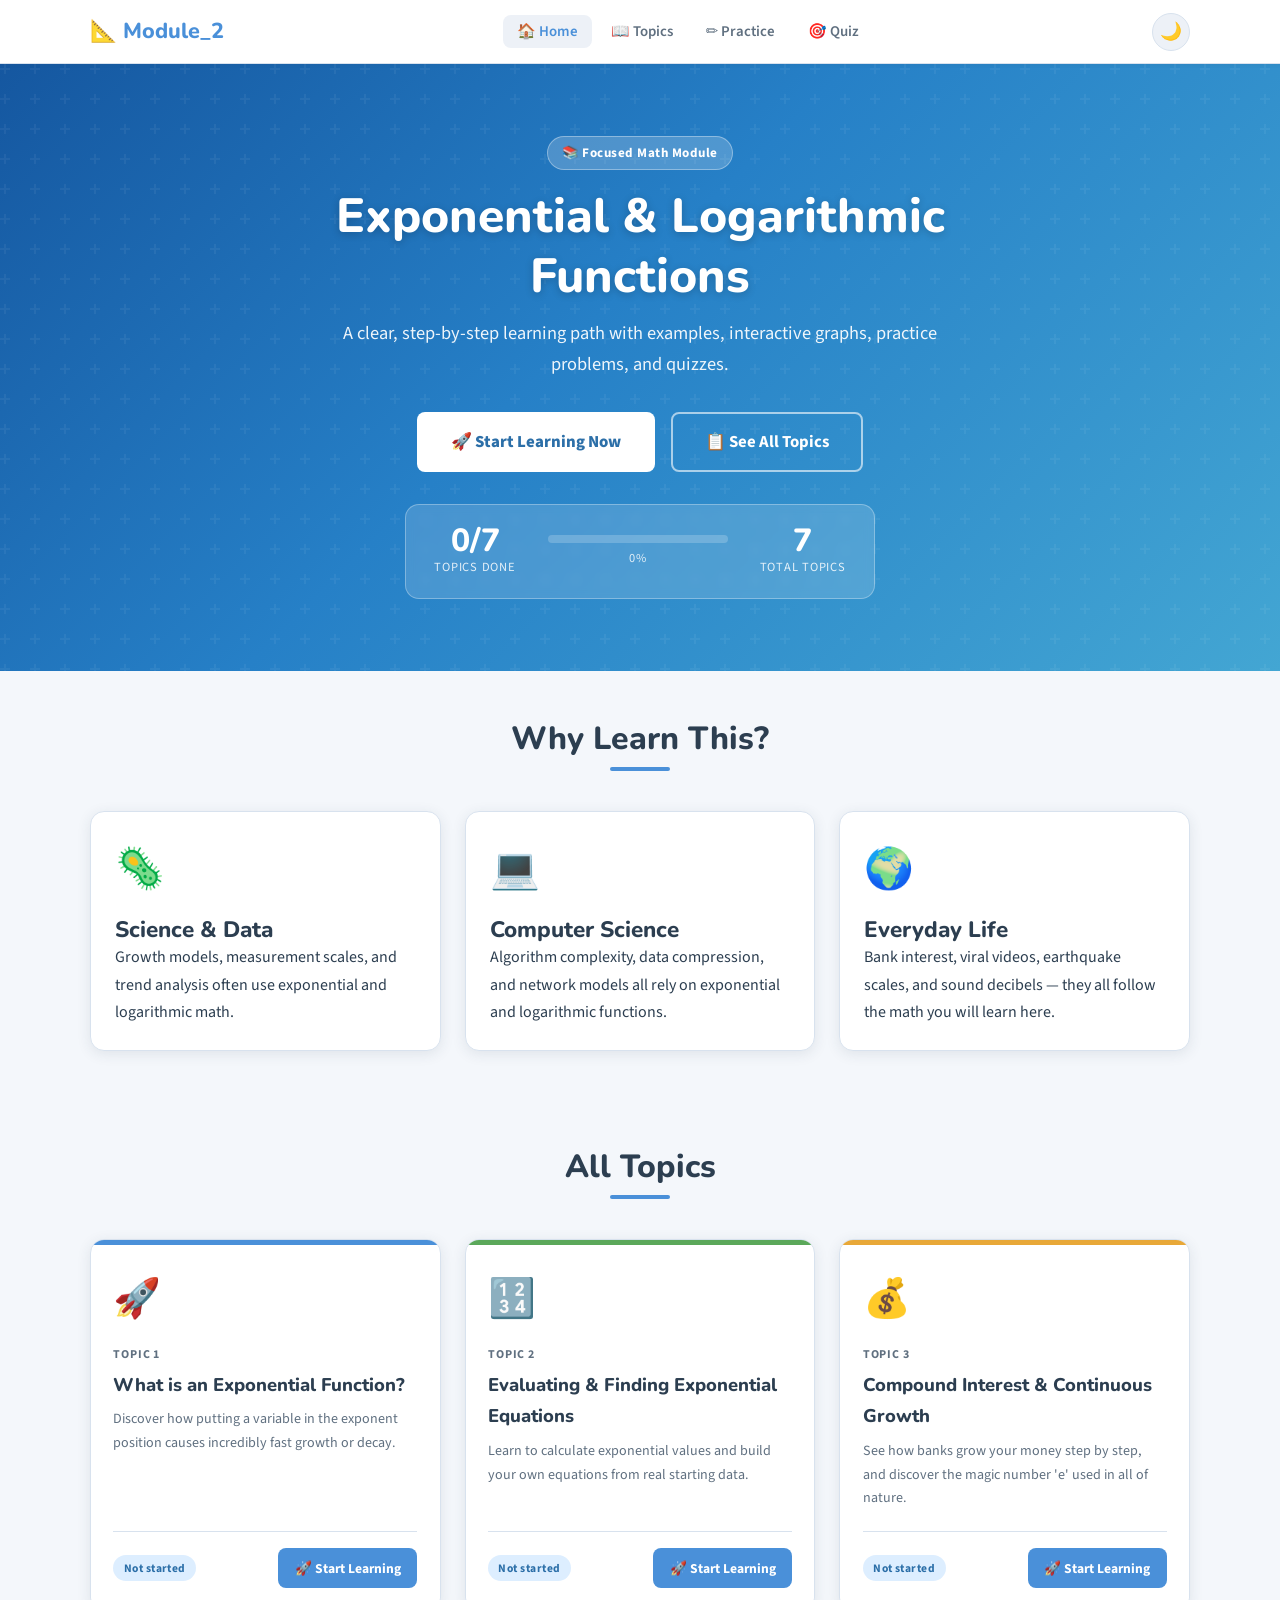
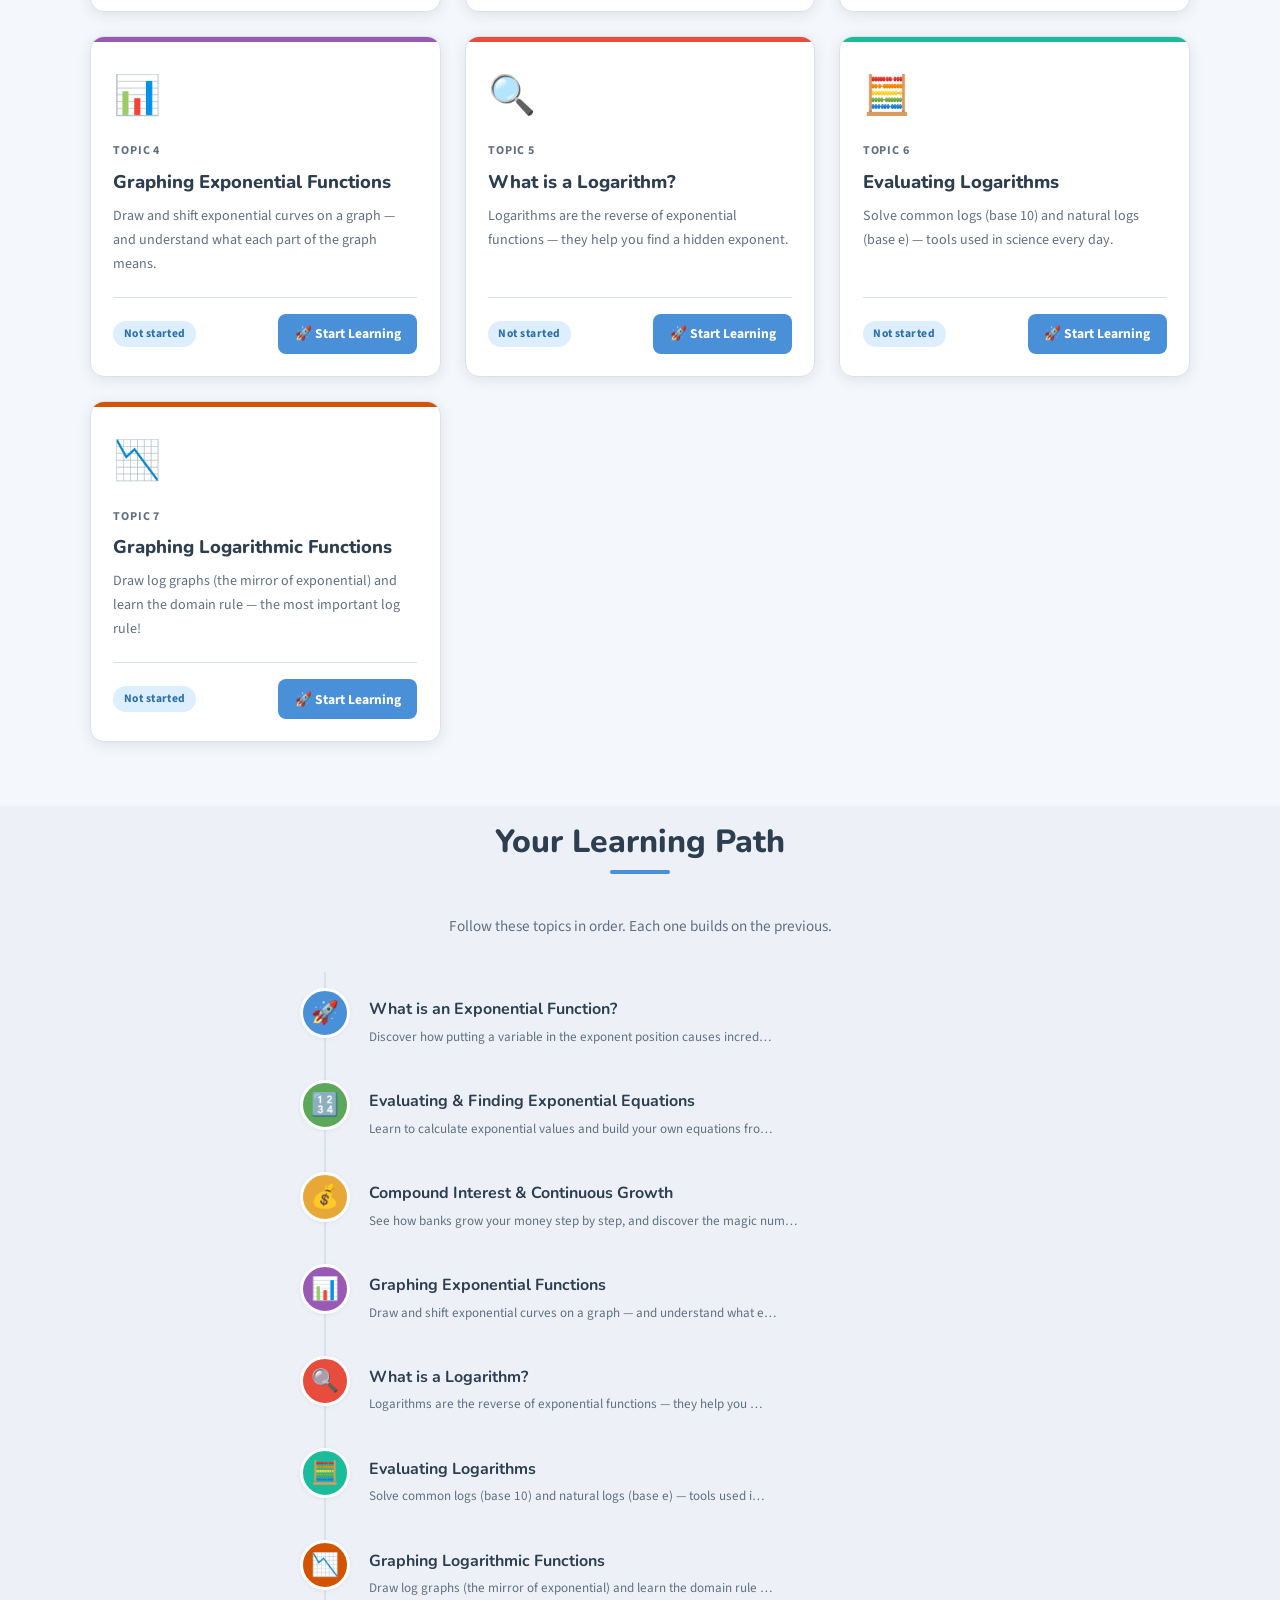
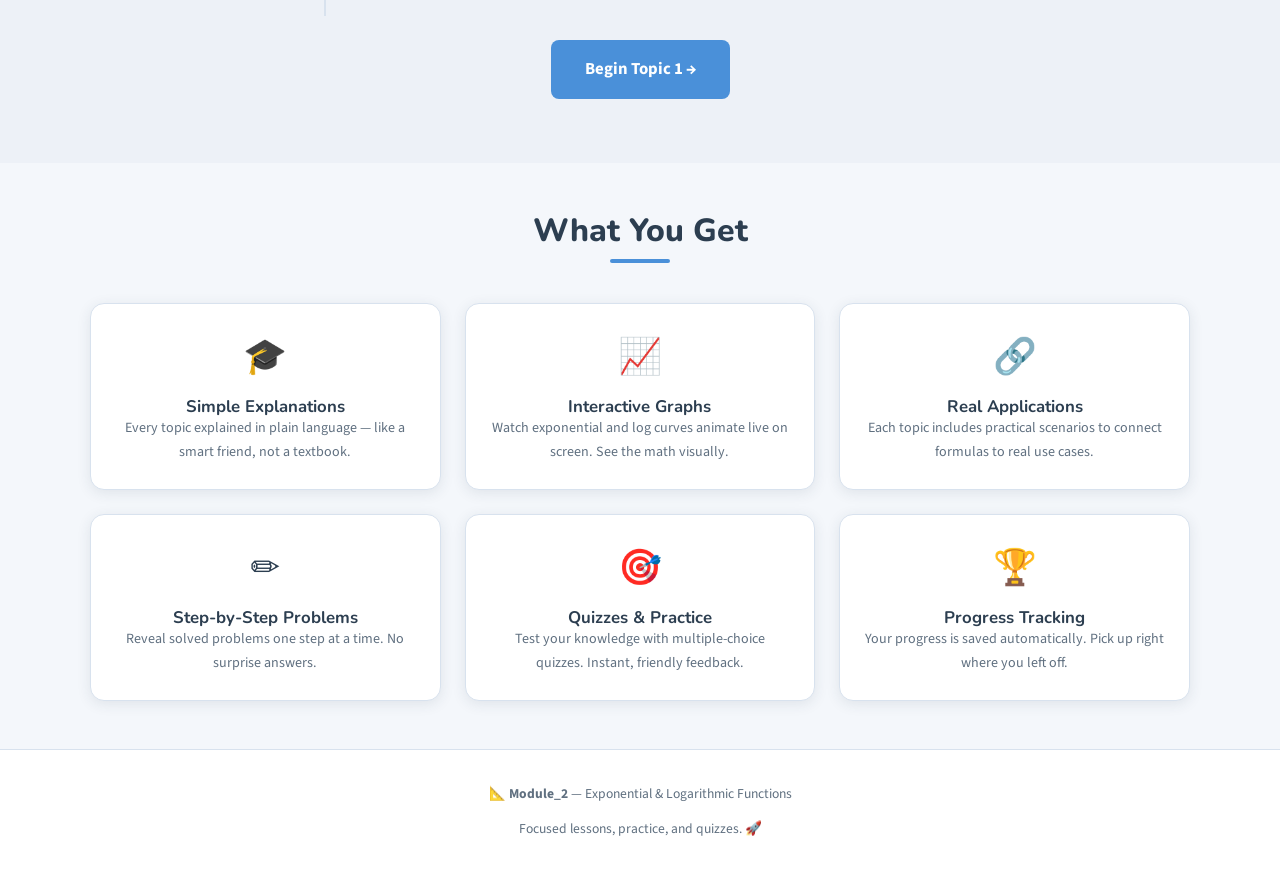
<file: index.html>
<!DOCTYPE html>
<html lang="en" data-theme="light">
<head>
  <meta charset="UTF-8">
  <meta name="viewport" content="width=device-width, initial-scale=1.0">
  <meta name="description" content="Learn Exponential and Logarithmic Functions with clear lessons, examples, graphs, practice, and quizzes.">
  <title>Module_2 – Exponential & Logarithmic Functions</title>
  <link rel="preconnect" href="https://fonts.googleapis.com">
  <link rel="preconnect" href="https://fonts.gstatic.com" crossorigin>
  <link href="https://fonts.googleapis.com/css2?family=Nunito:wght@400;600;700;800&family=Source+Sans+Pro:wght@400;600&display=swap" rel="stylesheet">
  <link rel="stylesheet" href="css/styles.css">
</head>
<body>

  <!-- ── Header ──────────────────────────────────────────────────────────── -->
  <header class="header" role="banner">
    <nav class="nav" aria-label="Main navigation">
      <a class="nav-brand" href="index.html" aria-label="Module_2 home">
        📐 Module_2
      </a>
      <ul class="nav-links" role="list">
        <li><a href="index.html" class="active">🏠 Home</a></li>
        <li><a href="topic.html?id=1">📖 Topics</a></li>
        <li><a href="practice.html?id=1">✏️ Practice</a></li>
        <li><a href="quiz.html?id=1">🎯 Quiz</a></li>
      </ul>
      <div class="nav-actions">
        <button class="btn-icon" id="darkModeToggle" title="Toggle dark / light mode" aria-label="Toggle dark mode">🌙</button>
      </div>
    </nav>
  </header>

  <main id="main-content">

    <!-- ── Hero ─────────────────────────────────────────────────────────── -->
    <section class="hero" aria-labelledby="heroHeading">
      <div class="hero-content container">
        <span class="hero-badge">📚 Focused Math Module</span>
        <h1 id="heroHeading">Exponential &amp; Logarithmic<br>Functions</h1>
          <p>A clear, step-by-step learning path with examples, interactive graphs,
            practice problems, and quizzes.</p>
        <div class="hero-actions">
          <a href="topic.html?id=1" class="btn btn-lg" style="background:#fff;color:var(--primary-dark);font-weight:800">
            🚀 Start Learning Now
          </a>
          <a href="#topics" class="btn btn-lg btn-secondary" style="border-color:rgba(255,255,255,0.6);color:#fff">
            📋 See All Topics
          </a>
        </div>

        <!-- Progress overview (filled by JS) -->
        <div class="progress-overview" role="region" aria-label="Your progress">
          <div class="progress-stat">
            <div class="progress-stat-number" id="progressNum">0/7</div>
            <div class="progress-stat-label">Topics Done</div>
          </div>
          <div class="progress-stat">
            <div>
              <div class="progress-bar-wrap" role="progressbar" aria-valuemin="0" aria-valuemax="100" aria-valuenow="0">
                <div class="progress-bar-fill" id="progressBarFill" style="width:0%"></div>
              </div>
              <div class="progress-stat-label" style="margin-top:.3rem" id="progressPct">0% complete</div>
            </div>
          </div>
          <div class="progress-stat">
            <div class="progress-stat-number">7</div>
            <div class="progress-stat-label">Total Topics</div>
          </div>
        </div>
      </div>
    </section>

    <!-- ── Why This Course ─────────────────────────────────────────────── -->
    <section class="section" aria-labelledby="whyHeading">
      <div class="container">
        <h2 class="section-title" id="whyHeading">Why Learn This?</h2>
        <div class="grid-3">
          <div class="card animate-fadeInUp delay-1">
            <div style="font-size:2.5rem;margin-bottom:.75rem">🦠</div>
            <h3>Science &amp; Data</h3>
            <p>Growth models, measurement scales, and trend analysis often use exponential and logarithmic math.</p>
          </div>
          <div class="card animate-fadeInUp delay-2">
            <div style="font-size:2.5rem;margin-bottom:.75rem">💻</div>
            <h3>Computer Science</h3>
            <p>Algorithm complexity, data compression, and network models all rely on exponential and logarithmic functions.</p>
          </div>
          <div class="card animate-fadeInUp delay-3">
            <div style="font-size:2.5rem;margin-bottom:.75rem">🌍</div>
            <h3>Everyday Life</h3>
            <p>Bank interest, viral videos, earthquake scales, and sound decibels — they all follow the math you will learn here.</p>
          </div>
        </div>
      </div>
    </section>

    <!-- ── Topics Grid ─────────────────────────────────────────────────── -->
    <section class="topics-section" id="topics" aria-labelledby="topicsHeading">
      <div class="container">
        <h2 class="section-title" id="topicsHeading">All Topics</h2>
        <div class="topics-grid" id="topicsGrid" role="list">
          <!-- Rendered by contentLoader.js -->
          <div class="loading-spinner">
            <div class="spinner" role="status" aria-label="Loading"></div>
            Loading topics…
          </div>
        </div>
      </div>
    </section>

    <!-- ── Learning Path ──────────────────────────────────────────────── -->
    <section class="section learning-path" aria-labelledby="pathHeading" style="background:var(--surface-2)">
      <div class="container container--narrow">
        <h2 class="section-title" id="pathHeading">Your Learning Path</h2>
        <p class="text-center" style="color:var(--text-muted);margin-bottom:2rem;font-size:.95rem">
          Follow these topics in order. Each one builds on the previous.
        </p>
        <div class="learning-path-steps" id="learningPathSteps" role="list">
          <!-- Rendered by contentLoader.js -->
        </div>
        <div class="text-center mt-3">
          <a href="topic.html?id=1" class="btn btn-primary btn-lg">Begin Topic 1 →</a>
        </div>
      </div>
    </section>

    <!-- ── Quick Feature Overview ────────────────────────────────────── -->
    <section class="section" aria-labelledby="featuresHeading">
      <div class="container">
        <h2 class="section-title" id="featuresHeading">What You Get</h2>
        <div class="grid-3">
          <div class="card text-center">
            <div style="font-size:2.2rem;margin-bottom:.5rem">🎓</div>
            <h4>Simple Explanations</h4>
            <p style="font-size:.88rem;color:var(--text-muted)">Every topic explained in plain language — like a smart friend, not a textbook.</p>
          </div>
          <div class="card text-center">
            <div style="font-size:2.2rem;margin-bottom:.5rem">📈</div>
            <h4>Interactive Graphs</h4>
            <p style="font-size:.88rem;color:var(--text-muted)">Watch exponential and log curves animate live on screen. See the math visually.</p>
          </div>
          <div class="card text-center">
            <div style="font-size:2.2rem;margin-bottom:.5rem">🔗</div>
            <h4>Real Applications</h4>
            <p style="font-size:.88rem;color:var(--text-muted)">Each topic includes practical scenarios to connect formulas to real use cases.</p>
          </div>
          <div class="card text-center">
            <div style="font-size:2.2rem;margin-bottom:.5rem">✏️</div>
            <h4>Step-by-Step Problems</h4>
            <p style="font-size:.88rem;color:var(--text-muted)">Reveal solved problems one step at a time. No surprise answers.</p>
          </div>
          <div class="card text-center">
            <div style="font-size:2.2rem;margin-bottom:.5rem">🎯</div>
            <h4>Quizzes & Practice</h4>
            <p style="font-size:.88rem;color:var(--text-muted)">Test your knowledge with multiple-choice quizzes. Instant, friendly feedback.</p>
          </div>
          <div class="card text-center">
            <div style="font-size:2.2rem;margin-bottom:.5rem">🏆</div>
            <h4>Progress Tracking</h4>
            <p style="font-size:.88rem;color:var(--text-muted)">Your progress is saved automatically. Pick up right where you left off.</p>
          </div>
        </div>
      </div>
    </section>

  </main>

  <!-- ── Footer ──────────────────────────────────────────────────────────── -->
  <footer class="footer" role="contentinfo">
    <div class="container">
      <p>📐 <strong>Module_2</strong> — Exponential &amp; Logarithmic Functions</p>
      <p style="margin-top:.35rem">Focused lessons, practice, and quizzes. 🚀</p>
    </div>
  </footer>

  <!-- Scroll to top -->
  <button class="scroll-top" id="scrollTopBtn" title="Back to top" aria-label="Scroll to top">↑</button>

  <!-- Toast container -->
  <div class="toast-container" id="toastContainer" aria-live="polite"></div>

  <!-- Scripts (navigation first, then loader, then page init) -->
  <script src="js/navigation.js"></script>
  <script src="data/topics.js"></script>
  <script src="js/contentLoader.js"></script>
  <script src="js/interactions.js"></script>
  <script>
    document.addEventListener('DOMContentLoaded', async () => {
      try {
        await window.Module2.renderHomepage();
        window.Module2.initScrollAnimations();
        window.Module2.initCardKeyboard();
      } catch (e) {
        console.error('Homepage init error:', e);
      }
    });
  </script>
</body>
</html>
</file>
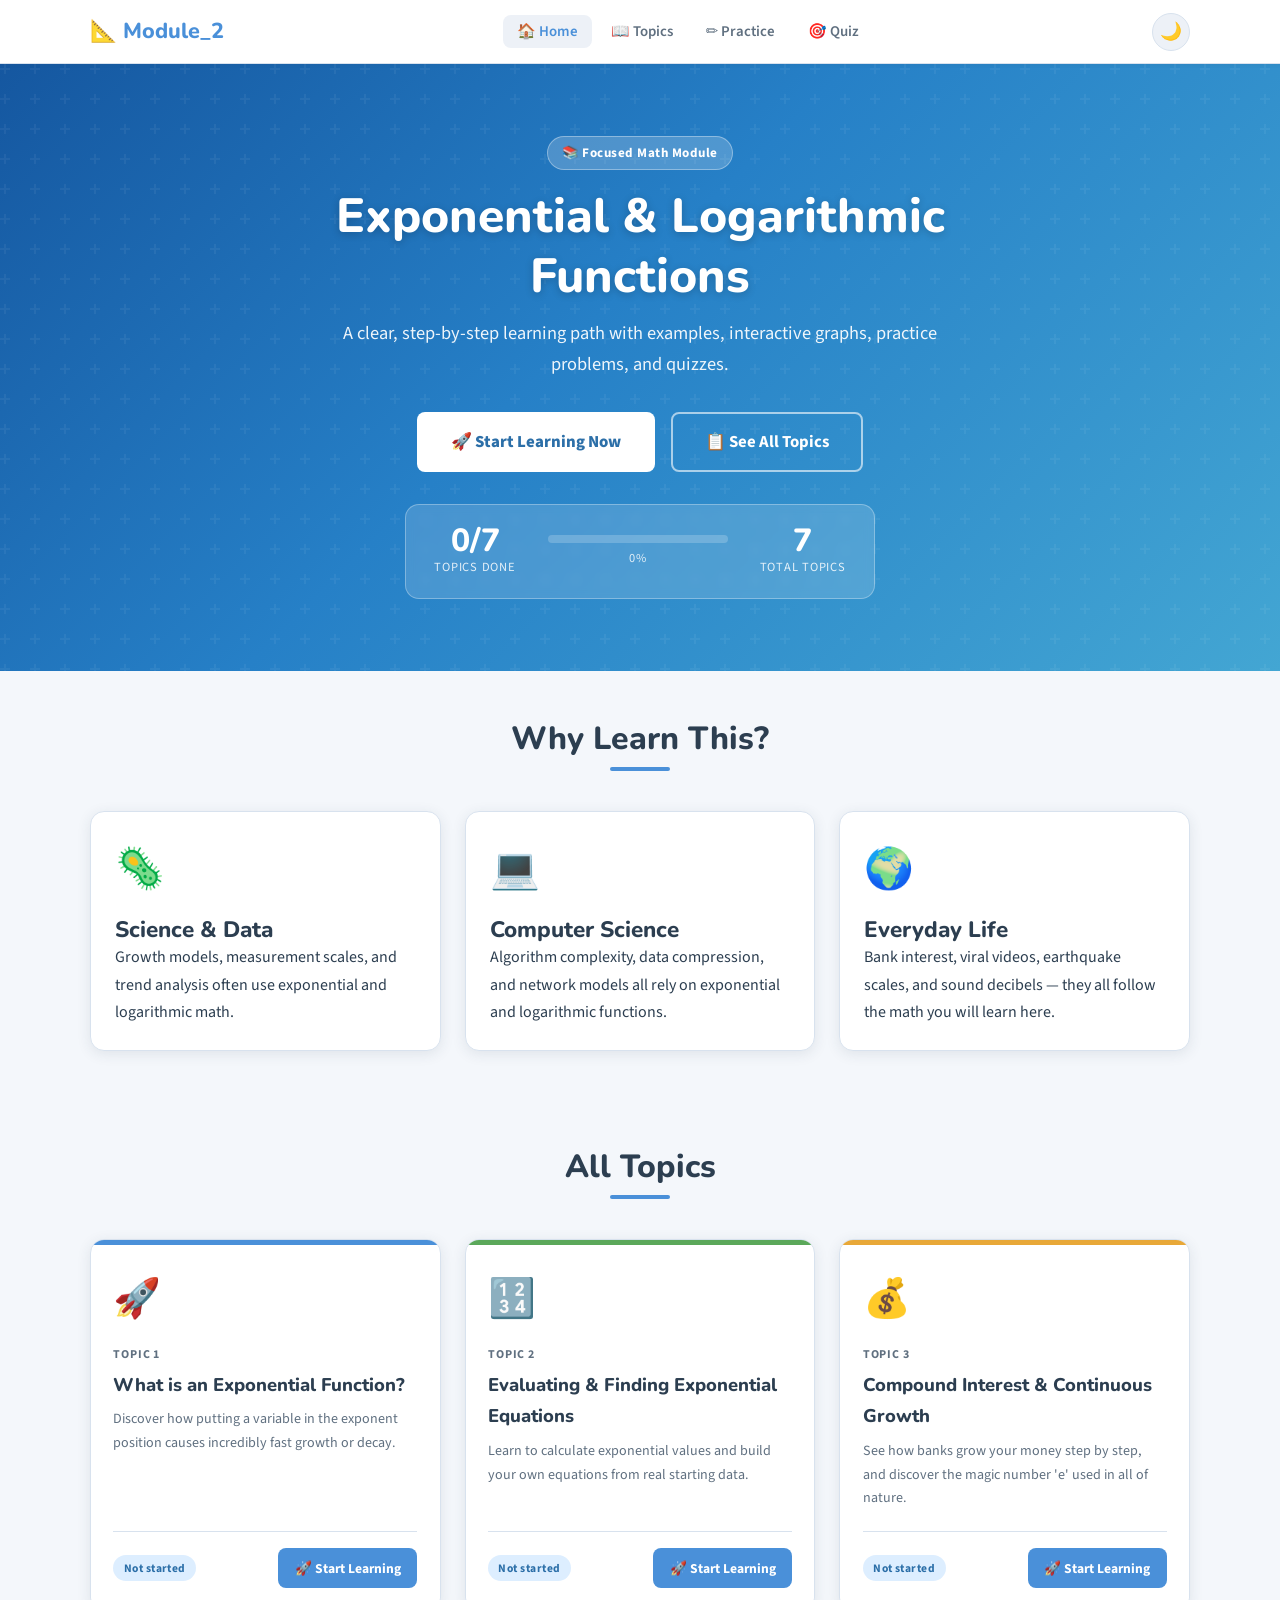
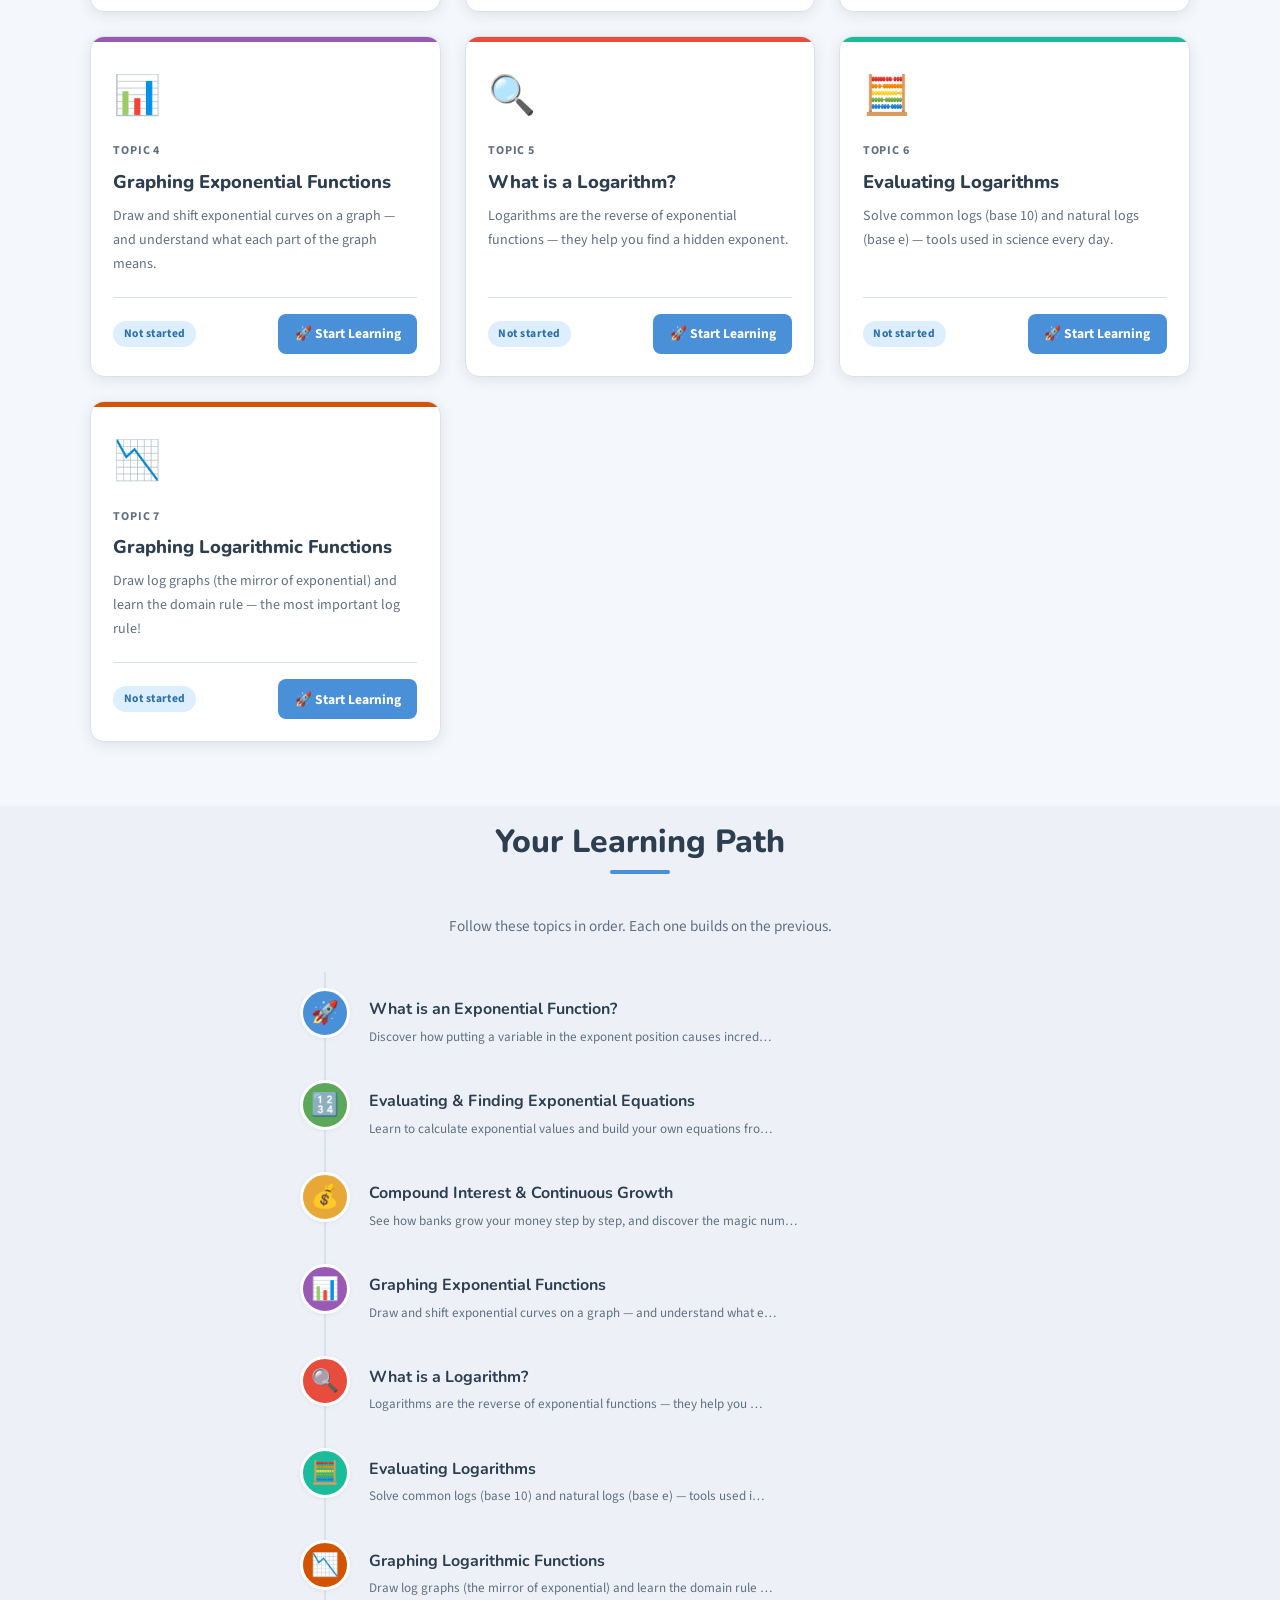
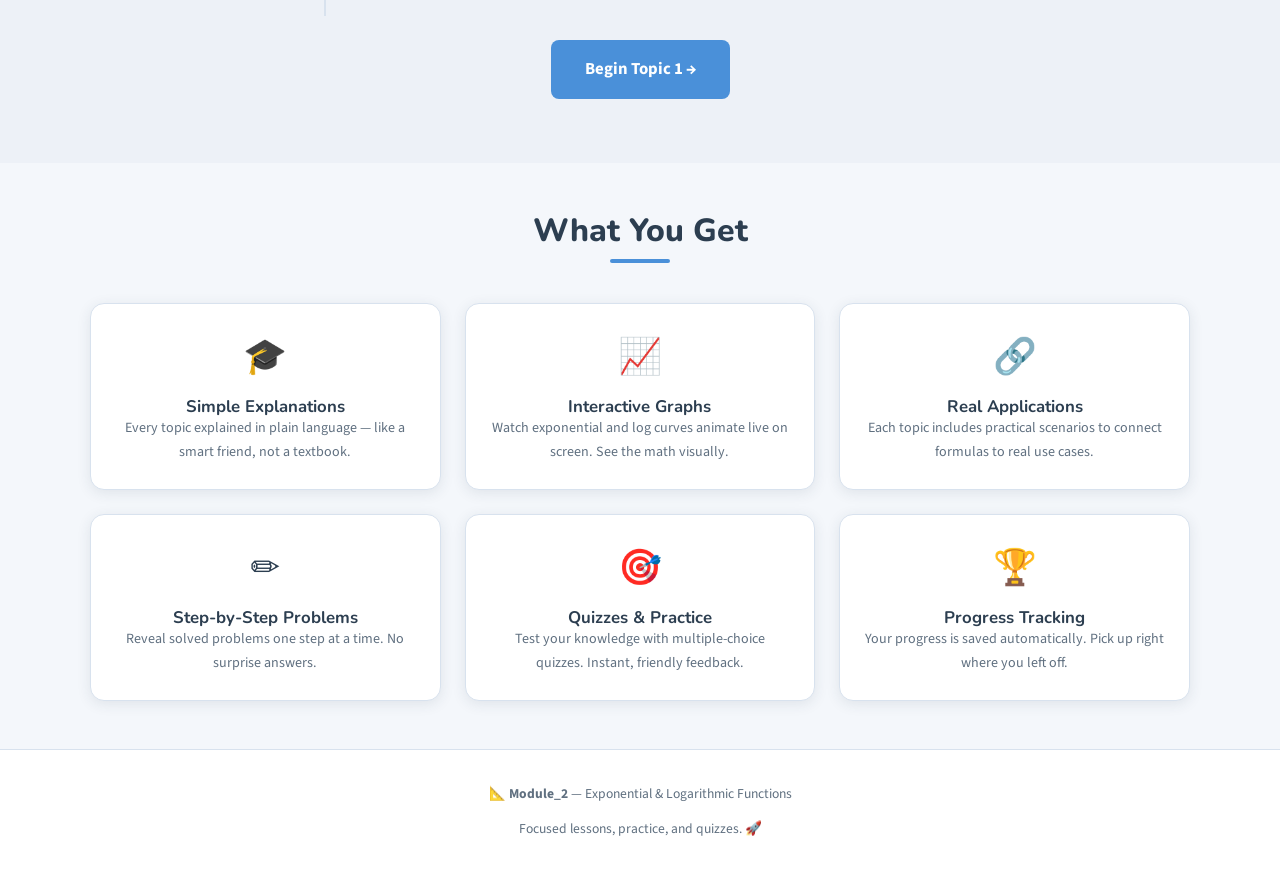
<file: practice.html>
<!DOCTYPE html>
<html lang="en" data-theme="light">
<head>
  <meta charset="UTF-8">
  <meta name="viewport" content="width=device-width, initial-scale=1.0">
  <meta name="description" content="Practice with MCQ and True/False questions for each topic. See correct answers and explanations after you select an option.">
  <title>Practice – Module_2</title>
  <link rel="preconnect" href="https://fonts.googleapis.com">
  <link rel="preconnect" href="https://fonts.gstatic.com" crossorigin>
  <link href="https://fonts.googleapis.com/css2?family=Nunito:wght@400;600;700;800&family=Source+Sans+Pro:wght@400;600&display=swap" rel="stylesheet">
  <link rel="stylesheet" href="css/styles.css">
</head>
<body>

  <!-- ── Header ──────────────────────────────────────────────────────────── -->
  <header class="header" role="banner">
    <nav class="nav" aria-label="Main navigation">
      <a class="nav-brand" href="index.html" aria-label="Module_2 home">📐 Module_2</a>
      <ul class="nav-links" role="list">
        <li><a href="index.html">🏠 Home</a></li>
        <li><a href="topic.html?id=1">📖 Topics</a></li>
        <li><a href="practice.html?id=1" class="active">✏️ Practice</a></li>
        <li><a href="quiz.html?id=1">🎯 Quiz</a></li>
      </ul>
      <div class="nav-actions">
        <button class="btn-icon" id="darkModeToggle" title="Toggle dark / light mode" aria-label="Toggle dark mode">🌙</button>
      </div>
    </nav>
  </header>

  <!-- ── Practice header ───────────────────────────────────────────────── -->
  <div class="practice-header">
    <div class="container">
      <a href="topic.html" class="back-btn" id="backToTopicLink">← Back to Topic</a>
      <div style="display:flex;align-items:center;gap:1rem;margin-top:1rem;flex-wrap:wrap">
        <span style="font-size:2.5rem" id="practiceTopicIcon" aria-hidden="true">📖</span>
        <div>
          <span class="badge badge-accent" style="margin-bottom:.3rem">✏️ Practice Problems</span>
          <h1 style="font-size:1.6rem;margin:0" id="practiceTopicTitle">Loading…</h1>
        </div>
      </div>

      <!-- Topic switcher -->
      <div style="margin-top:1.25rem">
        <label for="topicSwitcher" style="font-size:.85rem;font-weight:600;color:var(--text-muted)">Switch topic:</label>
        <select id="topicSwitcher" class="practice-answer-input" style="width:auto;min-height:unset;height:38px;padding:.35rem .75rem;display:inline-block;margin-left:.5rem;font-size:.9rem;resize:none">
          <option value="">— Loading —</option>
        </select>
      </div>
    </div>
  </div>

  <!-- ── Info banner ───────────────────────────────────────────────────── -->
  <div style="background:var(--surface-2);border-bottom:1px solid var(--border);padding:.75rem 0">
    <div class="container" style="display:flex;align-items:center;gap:.75rem;flex-wrap:wrap;font-size:.88rem;color:var(--text-muted)">
      <span>💡 <strong>How to use:</strong> Select one option for each question.</span>
      <span class="badge badge-primary">MCQ</span>
      <span class="badge badge-accent">True/False</span>
      <span>Correct answer and explanation appear only after you select an option.</span>
    </div>
  </div>

  <!-- ── Main practice area ────────────────────────────────────────────── -->
  <main class="section" id="main-content">
    <div class="container" style="max-width:760px">

      <!-- Problems container (rendered by contentLoader.js) -->
      <div id="practiceProblems">
        <div class="loading-spinner">
          <div class="spinner" role="status" aria-label="Loading practice problems"></div>
          Loading practice problems…
        </div>
      </div>

      <!-- Bottom navigation -->
      <div class="card" style="margin-top:2rem;text-align:center">
        <p style="font-size:1rem;font-weight:600;margin-bottom:1rem">
          Ready for the graded quiz?
        </p>
        <div style="display:flex;gap:1rem;justify-content:center;flex-wrap:wrap">
          <a href="quiz.html" class="btn btn-primary" id="quizLinkFromPrac">🎯 Take the Quiz</a>
          <a href="topic.html" class="btn btn-secondary" id="backToTopicBtn2">📖 Review Topic</a>
        </div>
      </div>

    </div>
  </main>

  <!-- ── All Topics Sidebar ─────────────────────────────────────────────── -->
  <!-- Mobile: hidden; shown as separate section below -->
  <section style="background:var(--surface-2);padding:2rem 0;border-top:1px solid var(--border)">
    <div class="container" style="max-width:760px">
      <h3 style="margin-bottom:1rem">Practice Other Topics</h3>
      <div id="otherTopicsGrid" style="display:grid;grid-template-columns:repeat(auto-fill,minmax(200px,1fr));gap:.75rem">
        <!-- Filled by JS -->
      </div>
    </div>
  </section>

  <!-- ── Footer ──────────────────────────────────────────────────────────── -->
  <footer class="footer" role="contentinfo">
    <div class="container">
      <p>📐 <strong>Module_2</strong> — Exponential &amp; Logarithmic Functions</p>
    </div>
  </footer>

  <!-- Scroll to top -->
  <button class="scroll-top" id="scrollTopBtn" title="Back to top" aria-label="Scroll to top">↑</button>

  <!-- Toast container -->
  <div class="toast-container" id="toastContainer" aria-live="polite"></div>

  <!-- Scripts -->
  <script src="js/navigation.js"></script>
  <script src="data/topics.js"></script>
  <script src="js/contentLoader.js"></script>
  <script src="js/interactions.js"></script>
  <script>
    document.addEventListener('DOMContentLoaded', async () => {
      try {
        await window.Module2.renderPracticePage();

        // Populate topic switcher and other-topics grid
        const topics  = await window.Module2.getAllTopics();
        const current = window.Module2.getParam('id');
        const norm = window.Module2.normalizeDisplayText || ((v) => String(v ?? ''));
        const switcher = document.getElementById('topicSwitcher');
        const grid     = document.getElementById('otherTopicsGrid');

        if (switcher) {
          switcher.innerHTML = topics.map(t =>
            `<option value="${t.id}" ${String(t.id) === current ? 'selected' : ''}>${norm(t.icon)} ${norm(t.title)}</option>`
          ).join('');
          switcher.addEventListener('change', () => {
            if (switcher.value) window.location.href = `practice.html?id=${switcher.value}`;
          });
        }

        if (grid) {
          grid.innerHTML = topics.map(t => `
            <a href="practice.html?id=${t.id}"
               style="display:flex;align-items:center;gap:.6rem;padding:.65rem 1rem;
                      background:var(--surface);border:1px solid var(--border);
                      border-radius:8px;font-size:.88rem;font-weight:600;
                      color:var(--text);text-decoration:none;transition:all .2s;
                      ${String(t.id) === current ? 'border-color:var(--primary);box-shadow:0 0 0 2px rgba(74,144,217,.2);' : ''}"
               onmouseover="this.style.borderColor='var(--primary)';this.style.background='var(--surface-2)'"
               onmouseout="this.style.borderColor='${String(t.id) === current ? 'var(--primary)' : 'var(--border)'}';this.style.background='var(--surface)'">
              <span>${norm(t.icon)}</span> ${norm(t.title)}
            </a>`).join('');
        }

        // Fix back-to-topic and quiz links
        if (current) {
          const bp  = document.getElementById('backToTopicBtn2');
          const qlp = document.getElementById('quizLinkFromPrac');
          if (bp)  bp.href  = `topic.html?id=${current}`;
          if (qlp) qlp.href = `quiz.html?id=${current}`;
        }

      } catch (e) {
        console.error('Practice page init error:', e);
      }
    });
  </script>
</body>
</html>
</file>
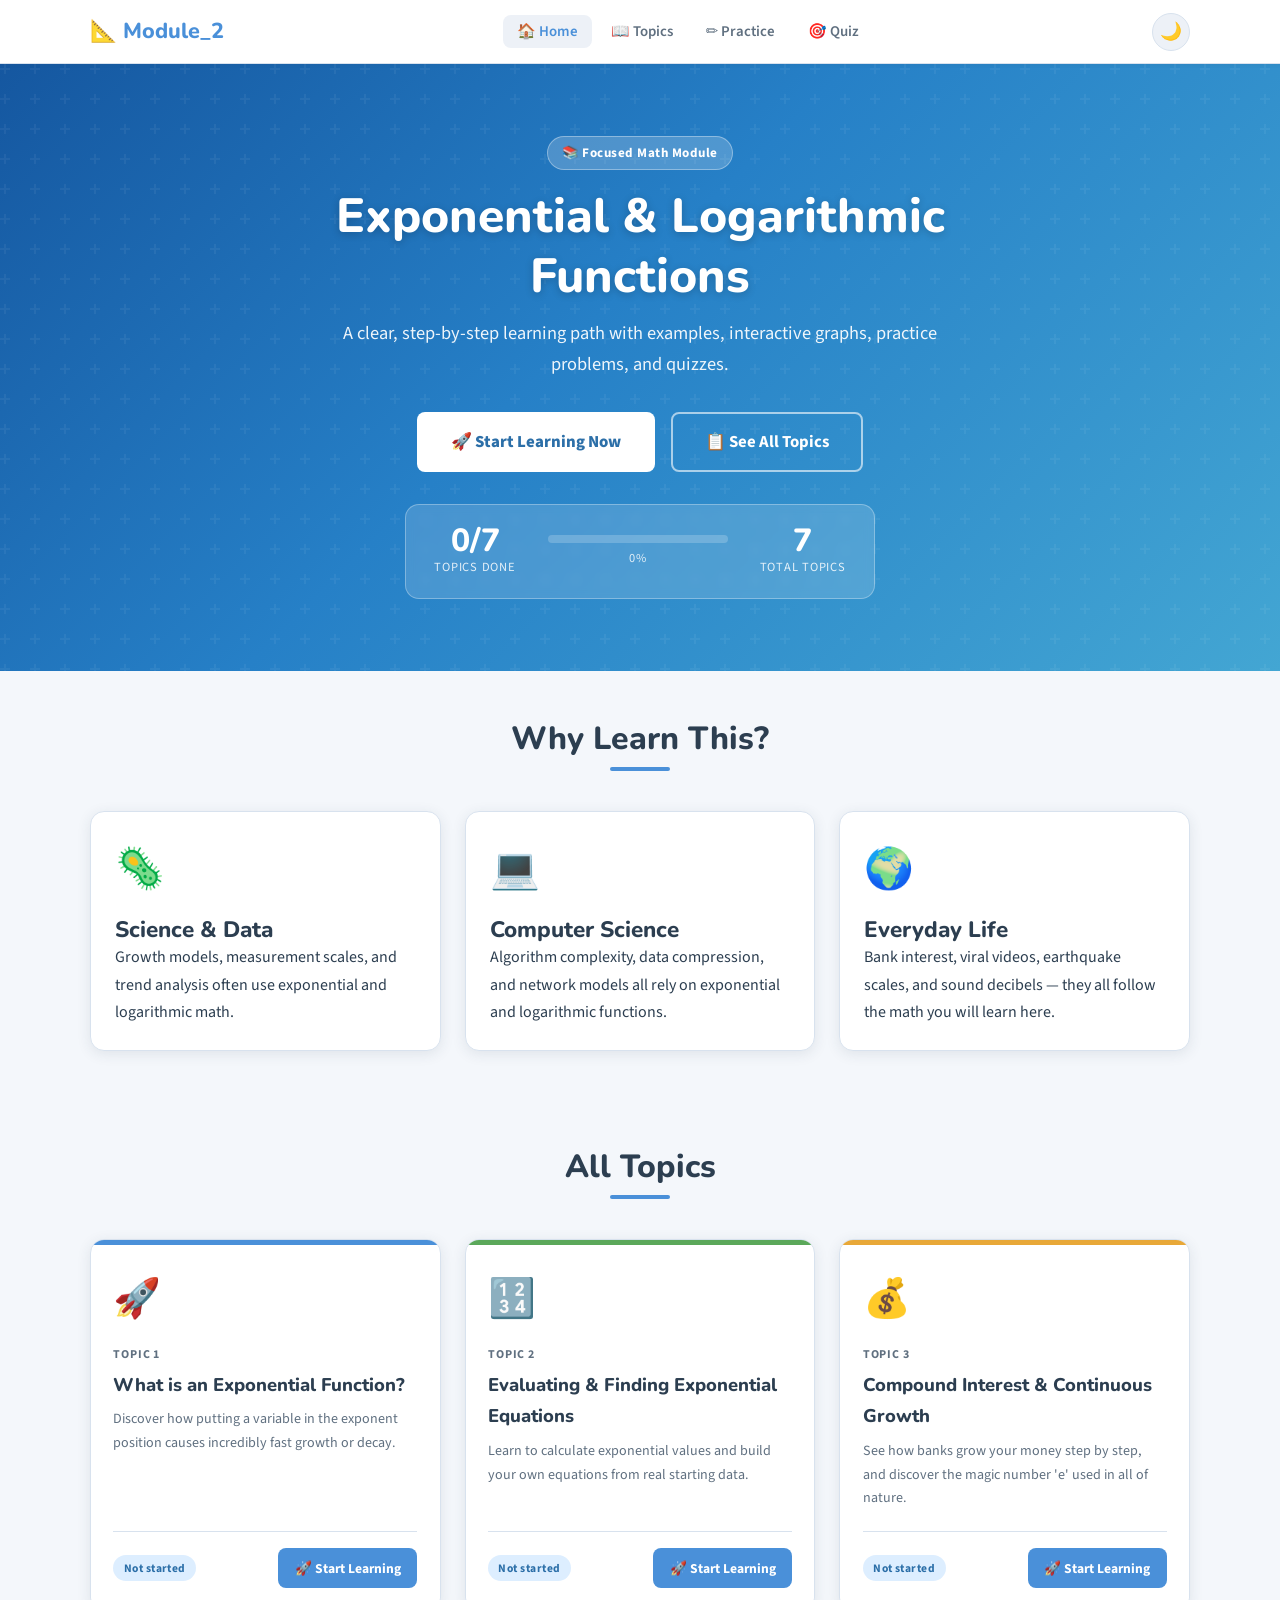
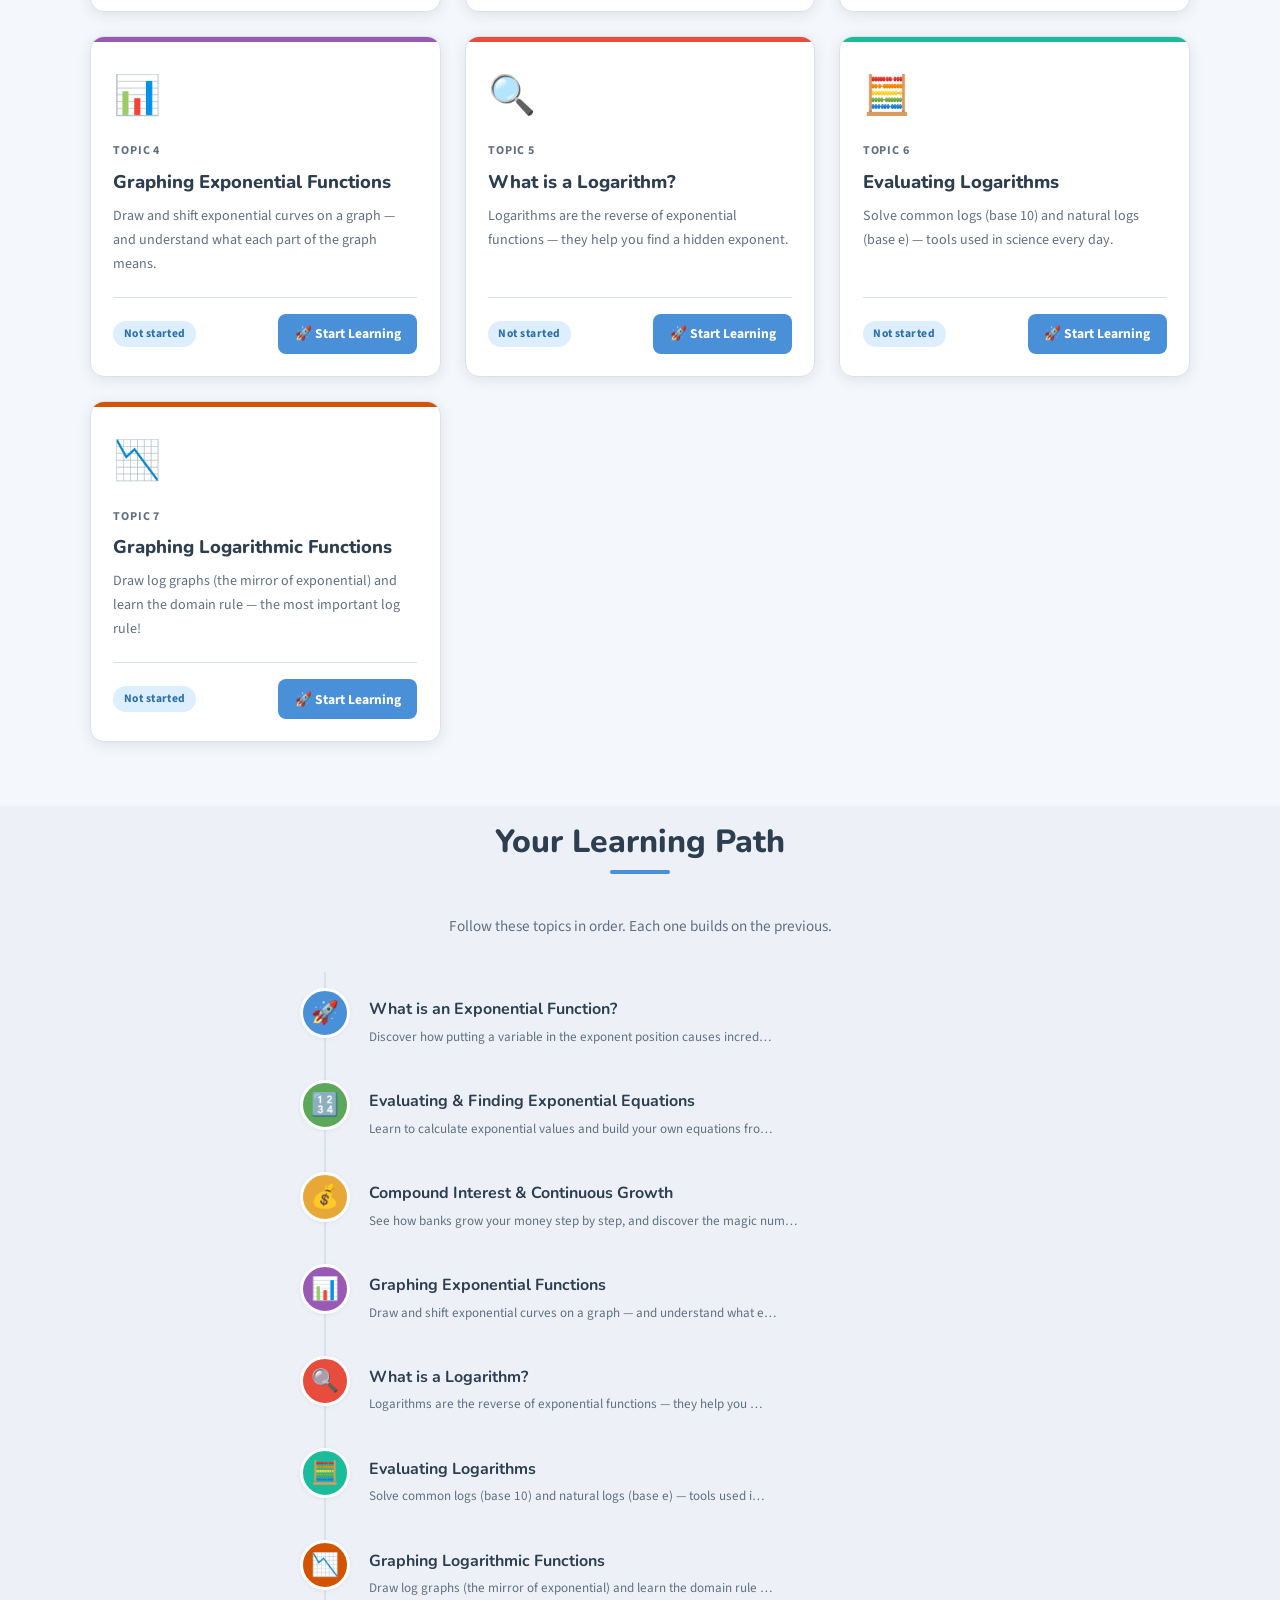
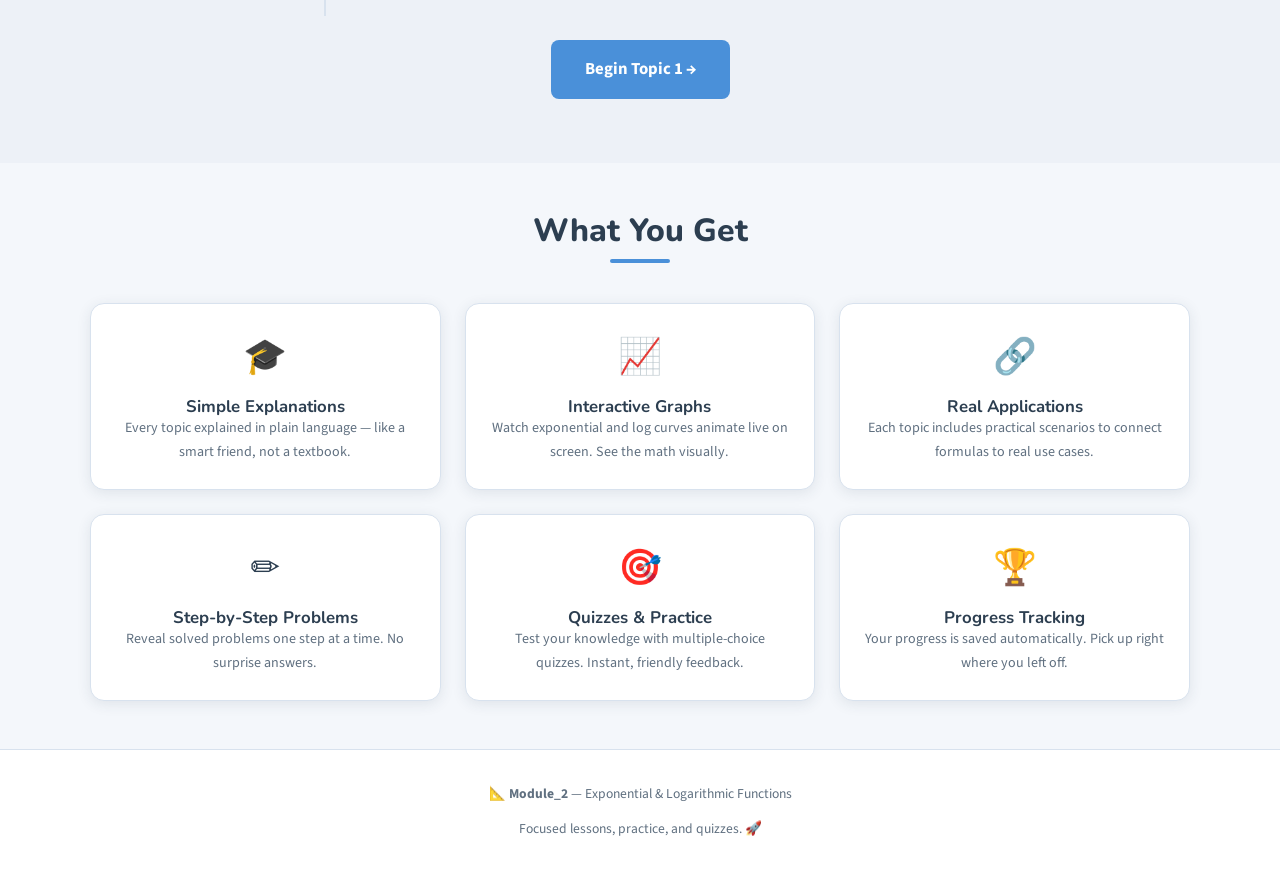
<file: quiz.html>
<!DOCTYPE html>
<html lang="en" data-theme="light">
<head>
  <meta charset="UTF-8">
  <meta name="viewport" content="width=device-width, initial-scale=1.0">
  <meta name="description" content="Test your knowledge of exponential and logarithmic functions with multiple-choice quizzes. Get instant feedback and see your score.">
  <title>Quiz – Module_2</title>
  <link rel="preconnect" href="https://fonts.googleapis.com">
  <link rel="preconnect" href="https://fonts.gstatic.com" crossorigin>
  <link href="https://fonts.googleapis.com/css2?family=Nunito:wght@400;600;700;800&family=Source+Sans+Pro:wght@400;600&display=swap" rel="stylesheet">
  <link rel="stylesheet" href="css/styles.css">
</head>
<body>

  <!-- ── Header ──────────────────────────────────────────────────────────── -->
  <header class="header" role="banner">
    <nav class="nav" aria-label="Main navigation">
      <a class="nav-brand" href="index.html" aria-label="Module_2 home">📐 Module_2</a>
      <ul class="nav-links" role="list">
        <li><a href="index.html">🏠 Home</a></li>
        <li><a href="topic.html?id=1">📖 Topics</a></li>
        <li><a href="practice.html?id=1">✏️ Practice</a></li>
        <li><a href="quiz.html?id=1" class="active">🎯 Quiz</a></li>
      </ul>
      <div class="nav-actions">
        <button class="btn-icon" id="darkModeToggle" title="Toggle dark / light mode" aria-label="Toggle dark mode">🌙</button>
      </div>
    </nav>
  </header>

  <!-- ── Quiz header ───────────────────────────────────────────────────── -->
  <div class="quiz-header">
    <div class="container" style="max-width:680px">
      <a href="topic.html" class="back-btn" id="backToTopicFromQuiz">← Back to Topic</a>
      <div style="display:flex;align-items:center;gap:1rem;margin-top:1rem;flex-wrap:wrap">
        <span style="font-size:2.5rem" id="quizTopicIcon" aria-hidden="true">🎯</span>
        <div>
          <span class="badge badge-primary" style="margin-bottom:.3rem">🎯 Knowledge Quiz</span>
          <h1 style="font-size:1.6rem;margin:0" id="quizTopicTitle">Loading…</h1>
        </div>
      </div>

      <!-- Progress bar -->
      <div class="quiz-progress-bar" role="progressbar" aria-valuemin="0" aria-valuemax="100" aria-valuenow="0">
        <div class="quiz-progress-fill" id="quizProgressFill" style="width:0%"></div>
      </div>
      <div class="flex justify-between align-center" style="margin-top:.25rem">
        <span class="quiz-q-counter" id="quizCounter">Question 1 of 5</span>
        <span class="quiz-q-counter" style="color:var(--text-muted)">MCQ &amp; True/False · instant feedback</span>
      </div>
    </div>
  </div>

  <!-- ── Main quiz area ────────────────────────────────────────────────── -->
  <main class="section" id="main-content" style="padding-top:1.5rem">
    <div class="container" style="max-width:680px" id="quizContainer">

      <!-- Quiz card (shown during quiz) -->
      <div class="quiz-card animate-fadeIn" id="quizCard">

        <!-- Question text -->
        <div id="quizQuestionText" class="quiz-question-text">
          Loading question…
        </div>

        <!-- Answer options -->
        <div class="quiz-options" id="quizOptions" role="group" aria-label="Answer options">
          <!-- Rendered by quizzes.js -->
        </div>

        <!-- Explanation (shown after answering) -->
        <div class="quiz-explanation" id="quizExplanation" role="alert"></div>

        <!-- Controls -->
        <div class="quiz-controls">
          <div style="font-size:.82rem;color:var(--text-muted)">
            💡 Select an option to reveal the correct answer and explanation.
          </div>
          <button class="btn btn-primary" id="quizNextBtn" disabled>
            Next Question →
          </button>
        </div>
      </div>

      <!-- Score card (shown after quiz ends) -->
      <div class="quiz-score-card hidden animate-fadeIn" id="quizScoreCard">
        <div class="quiz-score-emoji" id="quizScoreEmoji">🎉</div>
        <div class="quiz-score-big" id="quizScoreNum">0/5</div>
        <div class="quiz-score-label" id="quizScorePct">0% correct</div>
        <div class="stars" id="quizStars">
          <span class="star">⭐</span><span class="star">⭐</span><span class="star">⭐</span>
        </div>
        <p class="quiz-score-message" id="quizScoreMessage">Great attempt!</p>

        <!-- Action buttons -->
        <div style="display:flex;gap:.75rem;justify-content:center;flex-wrap:wrap;margin-bottom:1.5rem">
          <button class="btn btn-primary" id="quizRetryBtn">🔄 Try Again</button>
          <a href="practice.html" class="btn btn-accent" id="practiceLinkFromQuiz">✏️ More Practice</a>
          <a href="topic.html"    class="btn btn-secondary" id="reviewTopicLink">📖 Review Topic</a>
        </div>

        <!-- Wrong-answer review -->
        <div id="quizReview" style="text-align:left;max-width:480px;margin:0 auto"></div>

        <!-- Other quizzes -->
        <div style="margin-top:2rem;padding-top:1.5rem;border-top:1px solid var(--border)">
          <h4 style="margin-bottom:1rem">Try Another Topic Quiz</h4>
          <div id="otherQuizTopics" style="display:flex;flex-wrap:wrap;gap:.5rem;justify-content:center">
            <!-- Filled by JS -->
          </div>
        </div>
      </div>

    </div>
  </main>

  <!-- ── Footer ──────────────────────────────────────────────────────────── -->
  <footer class="footer" role="contentinfo">
    <div class="container">
      <p>📐 <strong>Module_2</strong> — Exponential &amp; Logarithmic Functions</p>
    </div>
  </footer>

  <!-- Scroll to top -->
  <button class="scroll-top" id="scrollTopBtn" title="Back to top" aria-label="Scroll to top">↑</button>

  <!-- Toast container -->
  <div class="toast-container" id="toastContainer" aria-live="polite"></div>

  <!-- Scripts -->
  <script src="js/navigation.js"></script>
  <script src="js/quizzes.js"></script>
  <script src="data/topics.js"></script>
  <script src="js/contentLoader.js"></script>
  <script src="js/interactions.js"></script>
  <script>
    document.addEventListener('DOMContentLoaded', async () => {
      try {
        await window.Module2.renderQuizPage();

        // Fix "Review Topic" and practice links
        const current = window.Module2.getParam('id');
        if (current) {
          const rl = document.getElementById('reviewTopicLink');
          const pl = document.getElementById('practiceLinkFromQuiz');
          if (rl) rl.href = `topic.html?id=${current}`;
          if (pl) pl.href = `practice.html?id=${current}`;
        }

        // Other topic quiz buttons
        const topics = await window.Module2.getAllTopics();
        const norm = window.Module2.normalizeDisplayText || ((v) => String(v ?? ''));
        const otherEl = document.getElementById('otherQuizTopics');
        if (otherEl && topics) {
          otherEl.innerHTML = topics.map(t =>
            `<a href="quiz.html?id=${t.id}"
                class="btn btn-secondary btn-sm"
                style="${String(t.id) === current ? 'background:var(--primary);color:#fff;border-color:var(--primary)' : ''}">
               ${norm(t.icon)} Topic ${t.id}
             </a>`
          ).join('');
        }

      } catch (e) {
        console.error('Quiz page init error:', e);
      }
    });
  </script>
</body>
</html>
</file>
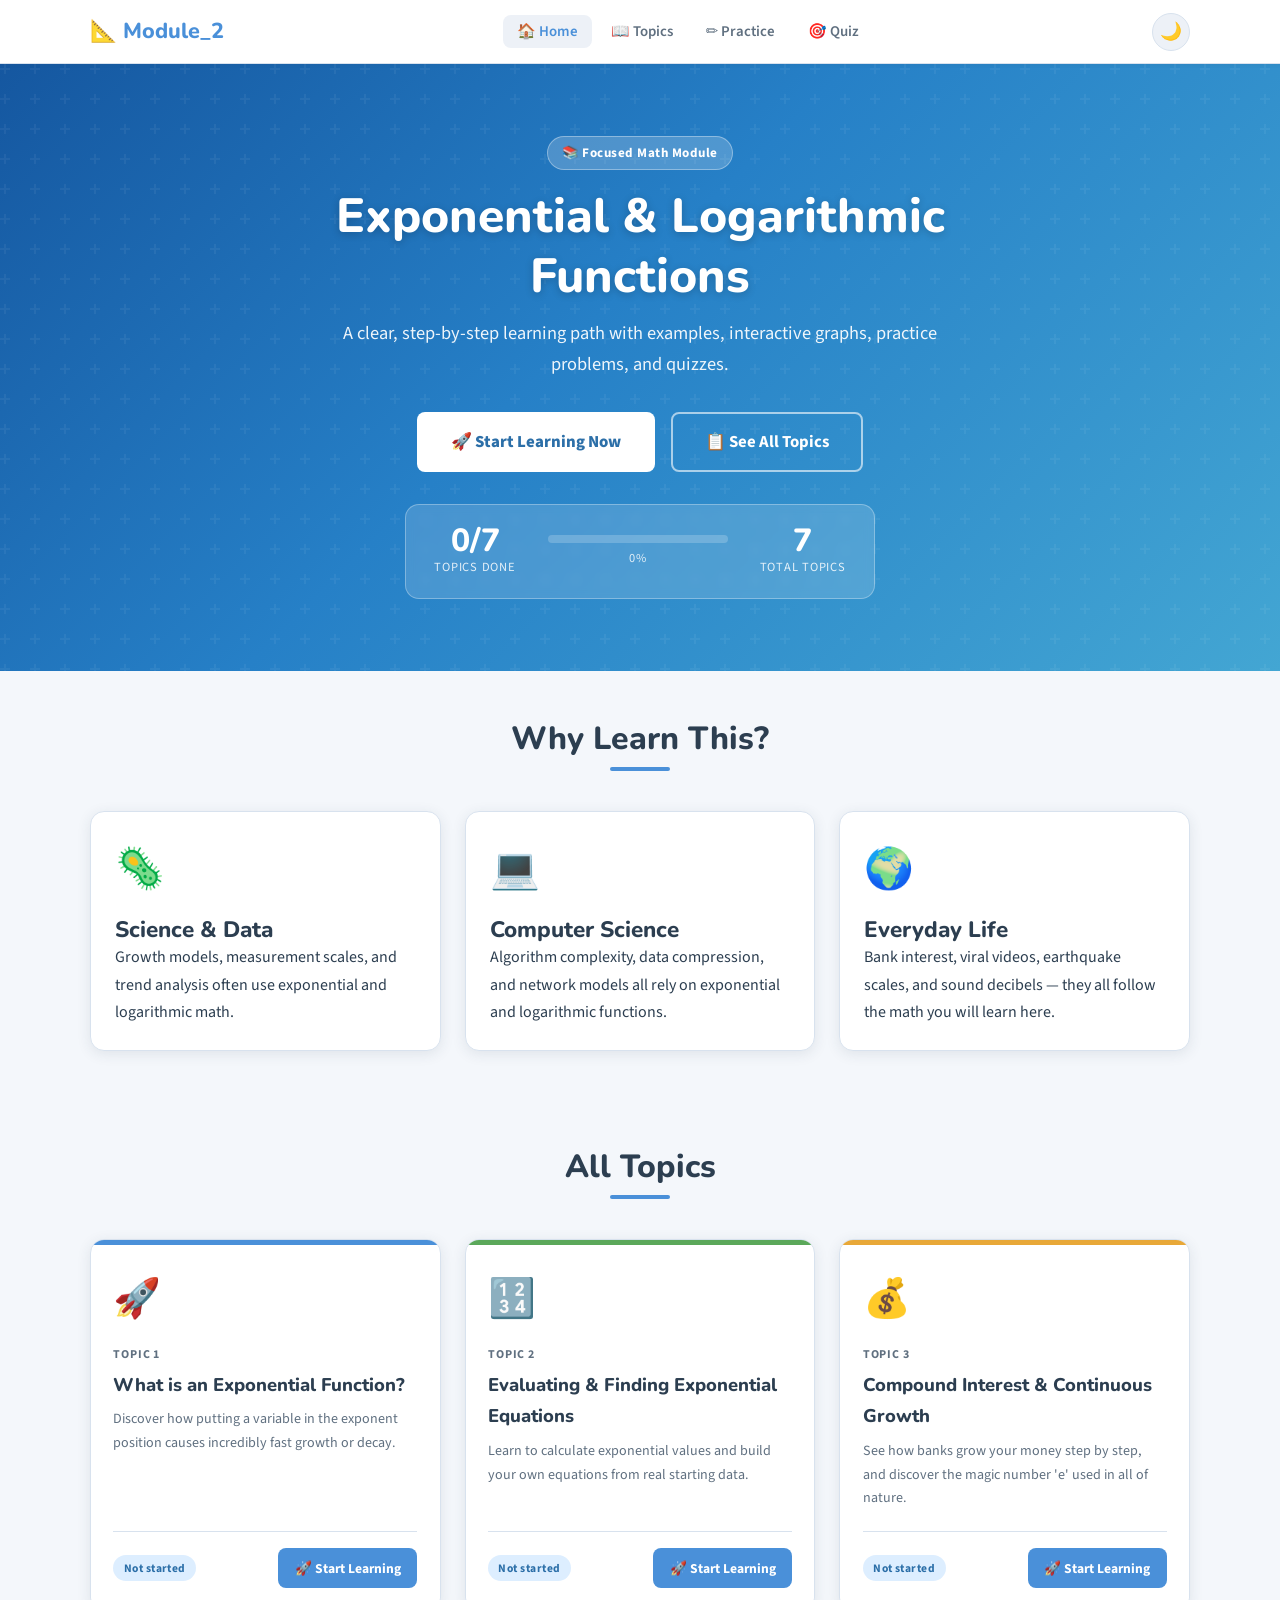
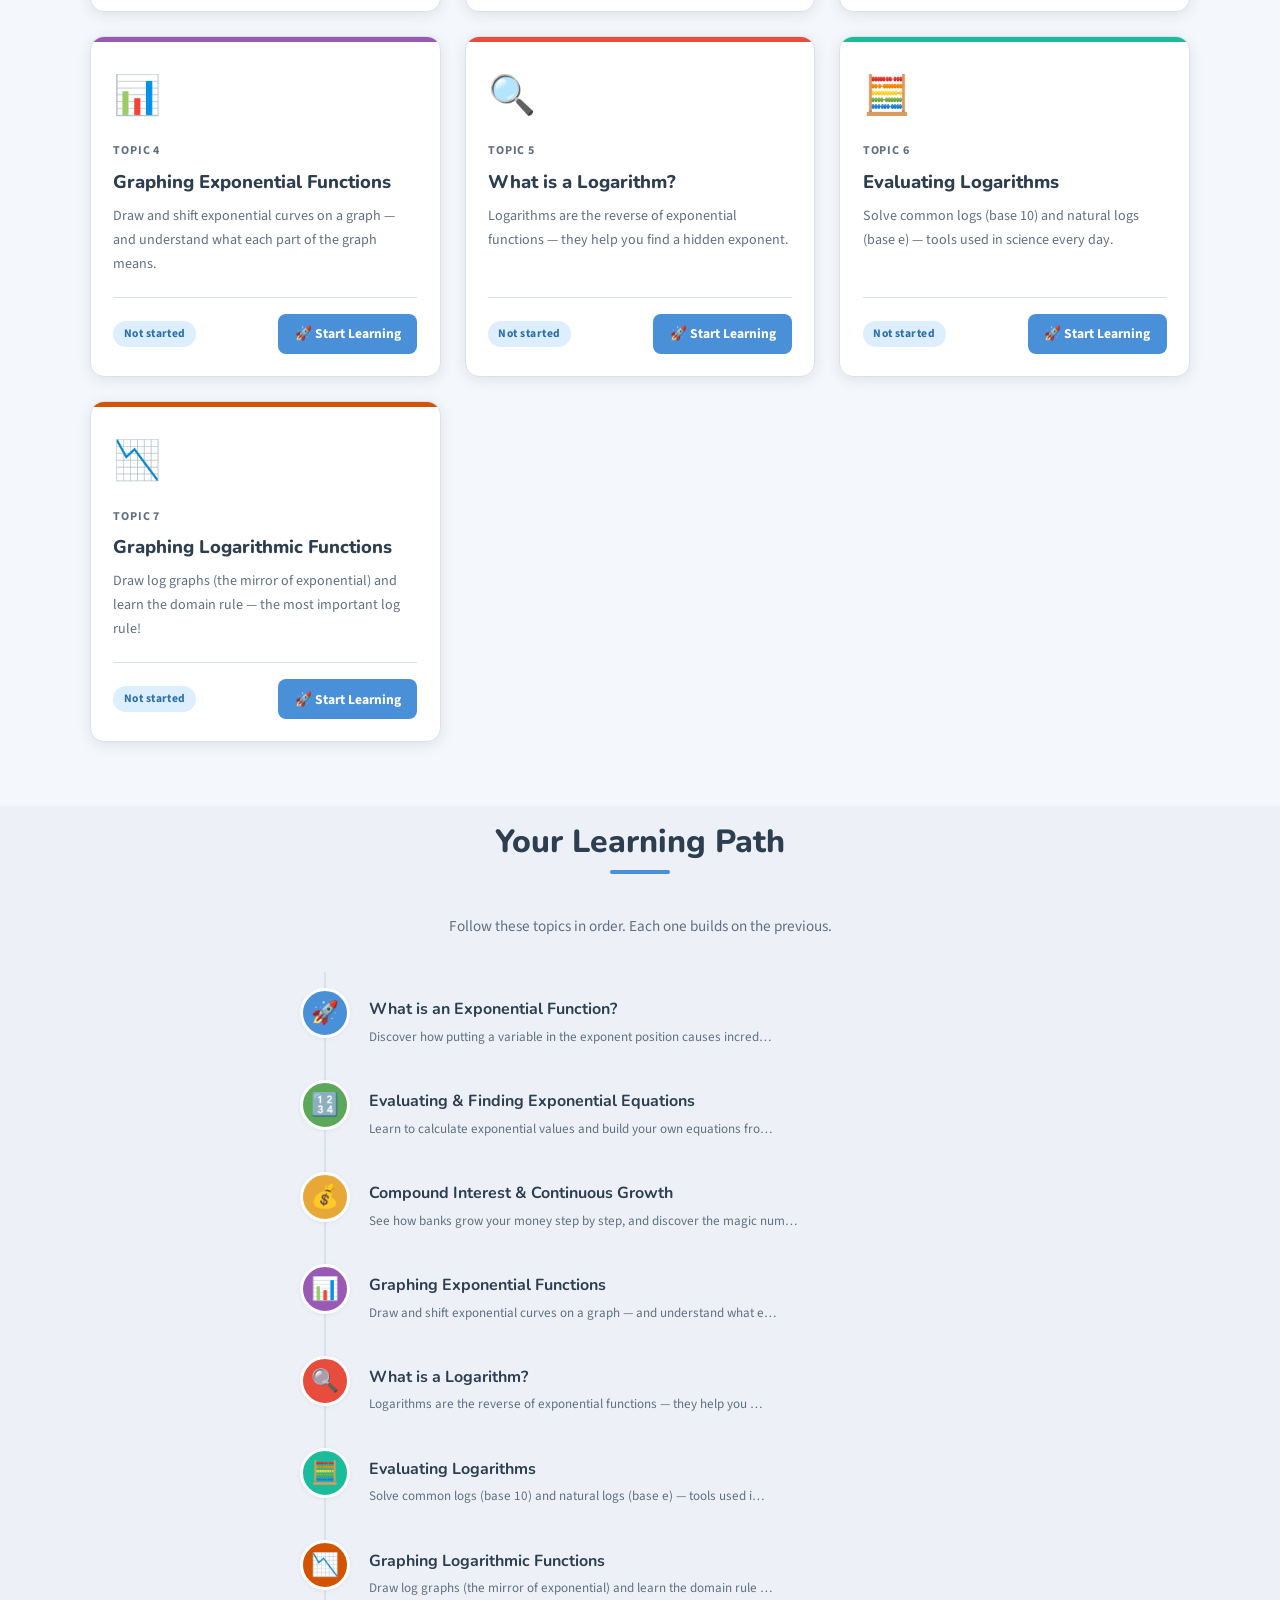
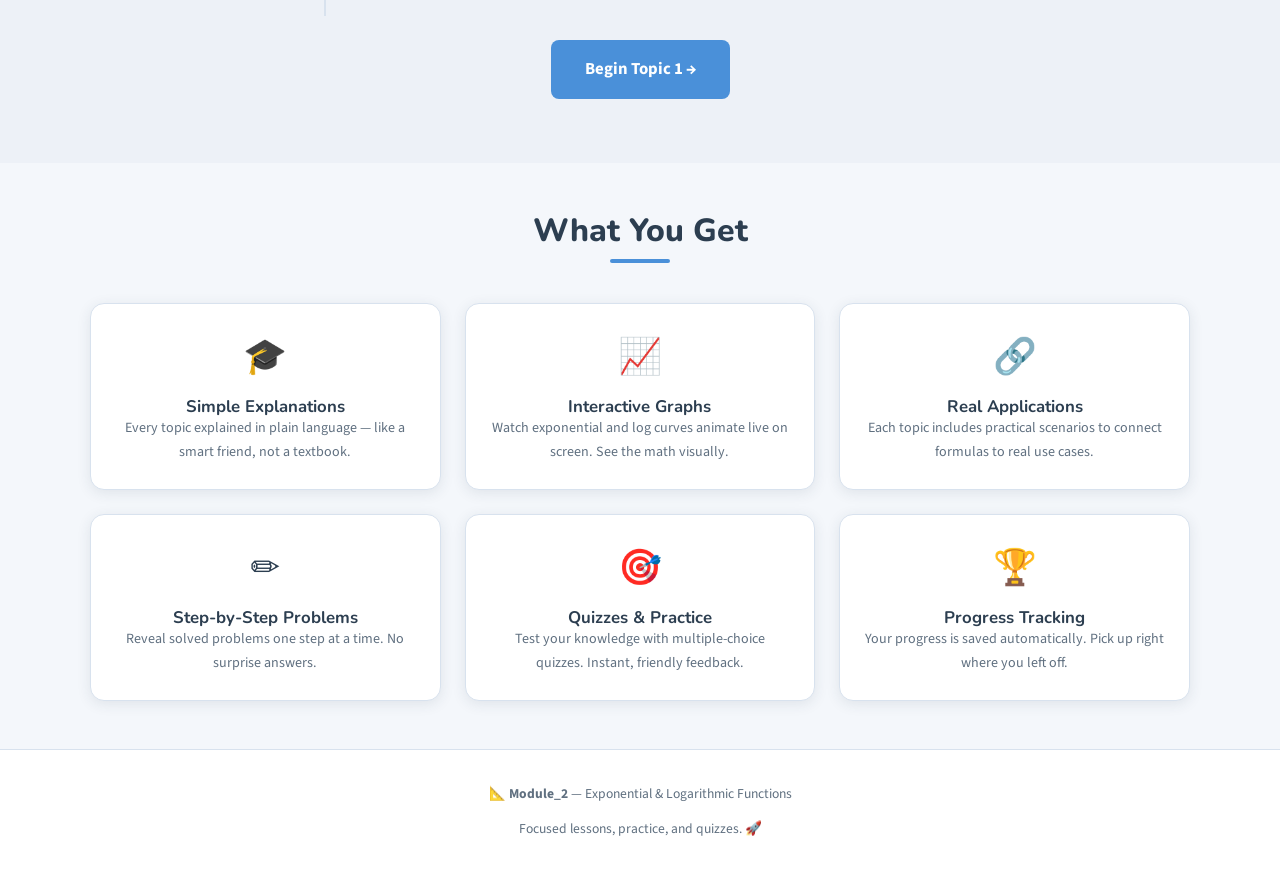
<file: topic.html>
<!DOCTYPE html>
<html lang="en" data-theme="light">
<head>
  <meta charset="UTF-8">
  <meta name="viewport" content="width=device-width, initial-scale=1.0">
  <meta name="description" content="Learn the topic step by step with simple explanations, examples, interactive graphs, and solved problems.">
  <title>Topic – Module_2</title>
  <link rel="preconnect" href="https://fonts.googleapis.com">
  <link rel="preconnect" href="https://fonts.gstatic.com" crossorigin>
  <link href="https://fonts.googleapis.com/css2?family=Nunito:wght@400;600;700;800&family=Source+Sans+Pro:wght@400;600&display=swap" rel="stylesheet">
  <link rel="stylesheet" href="css/styles.css">
</head>
<body>

  <!-- ── Header ──────────────────────────────────────────────────────────── -->
  <header class="header" role="banner">
    <nav class="nav" aria-label="Main navigation">
      <a class="nav-brand" href="index.html" aria-label="Module_2 home">📐 Module_2</a>
      <ul class="nav-links" role="list">
        <li><a href="index.html">🏠 Home</a></li>
        <li><a href="topic.html?id=1" class="active">📖 Topics</a></li>
        <li><a href="practice.html?id=1">✏️ Practice</a></li>
        <li><a href="quiz.html?id=1">🎯 Quiz</a></li>
      </ul>
      <div class="nav-actions">
        <button class="btn-icon" id="darkModeToggle" title="Toggle dark / light mode" aria-label="Toggle dark mode">🌙</button>
      </div>
    </nav>
  </header>

  <!-- ── Topic header banner ───────────────────────────────────────────── -->
  <div class="topic-header" id="topicHeaderBanner">
    <div class="container">
      <!-- Breadcrumb -->
      <div style="margin-bottom:.75rem">
        <a href="index.html" class="back-btn">← All Topics</a>
      </div>
      <div class="topic-header-inner">
        <div class="topic-header-icon" id="topicIcon" aria-hidden="true">📖</div>
        <div class="topic-header-info">
          <div class="topic-header-number" id="topicNumber">Topic 1</div>
          <h1 class="topic-header-title" id="topicTitle">Loading…</h1>
          <p class="topic-header-summary" id="topicSummary"></p>
        </div>
        <div class="topic-nav-btns">
          <button class="btn btn-secondary btn-sm" id="markCompleteBtn">☑ Mark Complete</button>
          <a href="practice.html" class="btn btn-accent btn-sm" id="practiceLink">✏️ Practice</a>
          <a href="quiz.html"     class="btn btn-primary btn-sm" id="quizLink">🎯 Take Quiz</a>
        </div>
      </div>
    </div>
  </div>

  <!-- ── Step pills progress bar ──────────────────────────────────────── -->
  <div class="topic-progress" role="navigation" aria-label="Topic sections">
    <div class="topic-progress-inner" id="topicProgressPills">
      <span class="topic-step-pill active">💡 Explanation</span>
      <span class="topic-step-pill">📋 Steps</span>
      <span class="topic-step-pill">🌍 Daily Example</span>
      <span class="topic-step-pill">🔬 Extra Example</span>
      <span class="topic-step-pill">📈 Graph</span>
      <span class="topic-step-pill">✏️ Solved Problem</span>
      <span class="topic-step-pill">💡 Tips</span>
      <span class="topic-step-pill">🌟 Did You Know?</span>
    </div>
  </div>

  <!-- ── Main content ──────────────────────────────────────────────────── -->
  <main class="topic-content" id="main-content">
    <div class="container">
      <div class="topic-layout">

        <!-- Left: main accordion content -->
        <div class="topic-main">

          <!-- Formula card (above accordion) -->
          <div class="formula-card" id="topicFormulaCard">
            <div class="formula-card-label">📐 Core Formula</div>
            <div class="formula-card-text" id="topicFormula">Loading…</div>
          </div>

          <!-- Accordion sections (rendered by contentLoader.js) -->
          <div class="accordion" id="topicAccordion" role="list">
            <div class="loading-spinner">
              <div class="spinner" role="status" aria-label="Loading topic content"></div>
              Loading topic content…
            </div>
          </div>

          <!-- Prev / Next navigation -->
          <div class="flex justify-between mt-3" style="flex-wrap:wrap;gap:.75rem;padding-top:1.5rem;border-top:1px solid var(--border)">
            <a href="#" class="btn btn-secondary" id="prevTopicBtn">← Previous Topic</a>
            <a href="#" class="btn btn-primary"   id="nextTopicBtn">Next Topic →</a>
          </div>

        </div>

        <!-- Right: sidebar -->
        <aside class="topic-sidebar" aria-label="Topic navigation">

          <!-- All topics quick nav -->
          <div class="card quick-nav-card">
            <h4>📚 All Topics</h4>
            <ul class="quick-nav-list" id="allTopicsNav" role="list">
              <!-- Rendered by contentLoader.js -->
            </ul>
          </div>

          <!-- Progress card -->
          <div class="card" style="margin-bottom:1.25rem">
            <h4 style="margin-bottom:.75rem">📊 Your Progress</h4>
            <div id="sidebarProgress" style="font-size:.88rem;color:var(--text-muted)">
              Loading…
            </div>
          </div>

          <!-- Quick links -->
          <div class="card">
            <h4 style="margin-bottom:.75rem">⚡ Quick Actions</h4>
            <div style="display:flex;flex-direction:column;gap:.5rem">
              <a href="practice.html" class="btn btn-accent btn-sm btn-block" id="sidebarPracticeLink">✏️ Practice Problems</a>
              <a href="quiz.html"     class="btn btn-primary btn-sm btn-block" id="sidebarQuizLink">🎯 Take Quiz</a>
              <a href="index.html"    class="btn btn-secondary btn-sm btn-block">🏠 All Topics</a>
            </div>
          </div>

          <!-- Keyboard shortcuts hint -->
          <div class="did-you-know" style="margin-top:1.25rem">
            <div class="did-you-know-icon" aria-hidden="true">⌨️</div>
            <div class="did-you-know-text">
              <div class="did-you-know-label">Keyboard Tip</div>
              Use <strong>← →</strong> arrow keys to jump between topics quickly!
            </div>
          </div>

        </aside>
      </div>
    </div>
  </main>

  <!-- ── Footer ──────────────────────────────────────────────────────────── -->
  <footer class="footer" role="contentinfo">
    <div class="container">
      <p>📐 <strong>Module_2</strong> — Exponential &amp; Logarithmic Functions</p>
      <p style="margin-top:.35rem"><a href="index.html">← Back to all topics</a></p>
    </div>
  </footer>

  <!-- Scroll to top -->
  <button class="scroll-top" id="scrollTopBtn" title="Back to top" aria-label="Scroll to top">↑</button>

  <!-- Toast container -->
  <div class="toast-container" id="toastContainer" aria-live="polite"></div>

  <!-- Scripts -->
  <script src="js/navigation.js"></script>
  <script src="data/topics.js"></script>
  <script src="js/contentLoader.js"></script>
  <script src="js/interactions.js"></script>
  <script>
    document.addEventListener('DOMContentLoaded', async () => {
      try {
        await window.Module2.renderTopicPage();

        // Update sidebar progress
          const p    = window.Module2.getProgress();
        const done = (p.completedTopics || []).length;
        const total = 7;
        const sideEl = document.getElementById('sidebarProgress');
        if (sideEl) sideEl.innerHTML = `
          <div>${done} of ${total} topics completed</div>
          <div class="progress-bar-wrap" style="width:100%;margin-top:.5rem;border-radius:4px;background:var(--border)">
            <div class="progress-bar-fill" style="background:var(--secondary);border-radius:4px;height:8px;width:${Math.round(done/total*100)}%"></div>
          </div>`;

        // Update sidebar quick links with current topic id
          const id = window.Module2.getParam('id');
        const spl = document.getElementById('sidebarPracticeLink');
        const sql = document.getElementById('sidebarQuizLink');
        if (id) {
          if (spl) spl.href = `practice.html?id=${id}`;
          if (sql) sql.href = `quiz.html?id=${id}`;
        }

        // Init interactions and solve-step pills
        window.Module2.initInteractions();
        window.Module2.initMarkComplete();
        window.Module2.initScrollAnimations();

        // Sync accordion section pills with scroll
        initSectionPills();

      } catch (e) {
        console.error('Topic page init error:', e);
      }
    });

    // Highlight section pill when accordion item is opened
    function initSectionPills() {
      const pills = document.querySelectorAll('.topic-step-pill');
      document.querySelectorAll('.accordion-btn').forEach((btn, i) => {
        btn.addEventListener('click', () => {
          pills.forEach(p => p.classList.remove('active'));
          if (pills[i]) pills[i].classList.add('active');
        });
      });
    }
  </script>
</body>
</html>
</file>
<file: css/styles.css>
/* =====================================================
  Module_2 – Exponential & Logarithmic Functions
   Main Stylesheet
   ===================================================== */

/* ---------- CSS Custom Properties (Variables) ---------- */
:root {
  --primary:        #4A90D9;
  --primary-light:  #7FB3E8;
  --primary-dark:   #2C6FA8;
  --secondary:      #5BA85A;
  --accent:         #E8A838;
  --error:          #E74C3C;
  --warn:           #F39C12;
  --success:        #27AE60;

  --bg:        #F4F7FB;
  --surface:   #FFFFFF;
  --surface-2: #EDF1F7;
  --text:      #2C3E50;
  --text-muted:#607080;
  --border:    #D8E2EE;

  --shadow-sm: 0 1px 4px rgba(44,62,80,0.08);
  --shadow:    0 3px 14px rgba(44,62,80,0.10);
  --shadow-md: 0 6px 28px rgba(44,62,80,0.14);
  --shadow-lg: 0 12px 48px rgba(44,62,80,0.18);

  --radius:    14px;
  --radius-sm: 8px;
  --radius-lg: 20px;

  --font-heading: 'Nunito', 'Segoe UI', system-ui, sans-serif;
  --font-body:    'Source Sans Pro', 'Segoe UI', system-ui, sans-serif;
  --font-math:    'Courier New', 'Consolas', monospace;

  --transition: all 0.25s cubic-bezier(0.4, 0, 0.2, 1);
  --header-h: 64px;
}

/* ---------- Dark Mode Variables ---------- */
[data-theme="dark"] {
  --primary:        #5B9FE0;
  --primary-light:  #85BFED;
  --primary-dark:   #4A90D9;
  --secondary:      #6CC46B;
  --accent:         #F0B84A;

  --bg:        #1A1D24;
  --surface:   #252A35;
  --surface-2: #2E3445;
  --text:      #E4EAF2;
  --text-muted:#8FA5BC;
  --border:    #374258;

  --shadow-sm: 0 1px 4px rgba(0,0,0,0.3);
  --shadow:    0 3px 14px rgba(0,0,0,0.35);
  --shadow-md: 0 6px 28px rgba(0,0,0,0.45);
  --shadow-lg: 0 12px 48px rgba(0,0,0,0.55);
}

/* ---------- Reset ---------- */
*, *::before, *::after { box-sizing: border-box; margin: 0; padding: 0; }
html { scroll-behavior: smooth; font-size: 16px; }
body {
  font-family: var(--font-body);
  background: var(--bg);
  color: var(--text);
  line-height: 1.7;
  transition: background 0.3s, color 0.3s;
  min-height: 100vh;
}
img { max-width: 100%; display: block; }
a  { color: var(--primary); text-decoration: none; }
a:hover { text-decoration: underline; }
ul, ol { padding-left: 1.4em; }
button { cursor: pointer; font-family: inherit; border: none; }
input, textarea { font-family: inherit; }

/* ---------- Typography ---------- */
h1, h2, h3, h4 {
  font-family: var(--font-heading);
  font-weight: 800;
  line-height: 1.25;
  color: var(--text);
}
h1 { font-size: clamp(1.9rem, 4vw, 3rem); }
h2 { font-size: clamp(1.4rem, 3vw, 2rem); }
h3 { font-size: clamp(1.15rem, 2.5vw, 1.4rem); }
h4 { font-size: 1.05rem; font-weight: 700; }
p  { margin-bottom: 0.9em; }
p:last-child { margin-bottom: 0; }

.math-formula {
  font-family: var(--font-math);
  background: var(--surface-2);
  border: 1.5px solid var(--primary-light);
  border-left: 4px solid var(--primary);
  padding: 0.5em 1em;
  border-radius: var(--radius-sm);
  font-size: 1.05rem;
  color: var(--primary-dark);
  display: block;
  margin: 0.75em 0;
  overflow-x: auto;
  white-space: pre-wrap;
}
[data-theme="dark"] .math-formula {
  color: var(--primary-light);
  background: #1e2738;
  border-color: #3a5580;
}
.math-inline {
  font-family: var(--font-math);
  background: var(--surface-2);
  padding: 0.1em 0.45em;
  border-radius: 4px;
  font-size: 0.93em;
  color: var(--primary-dark);
  white-space: nowrap;
}
[data-theme="dark"] .math-inline { color: var(--primary-light); }

/* Keep exponents and bases crisp and aligned in rendered equations. */
.formula-card-text sup,
.formula-card-text sub,
.solved-step-math sup,
.solved-step-math sub,
.quiz-question-text sup,
.quiz-question-text sub,
.quiz-option sup,
.quiz-option sub,
.quiz-explanation sup,
.quiz-explanation sub,
.practice-q-text sup,
.practice-q-text sub,
.feedback-box sup,
.feedback-box sub,
.example-table sup,
.example-table sub {
  font-size: 0.78em;
  line-height: 0;
}

/* ---------- Layout Utilities ---------- */
.container {
  max-width: 1140px;
  margin: 0 auto;
  padding: 0 1.25rem;
}
.container--narrow { max-width: 760px; }
.section { padding: 3rem 0; }
.section-title {
  text-align: center;
  margin-bottom: 2.5rem;
  position: relative;
}
.section-title::after {
  content: '';
  display: block;
  width: 60px;
  height: 4px;
  background: var(--primary);
  border-radius: 2px;
  margin: 0.5rem auto 0;
}
.grid-2 { display: grid; grid-template-columns: repeat(2, 1fr); gap: 1.5rem; }
.grid-3 { display: grid; grid-template-columns: repeat(3, 1fr); gap: 1.5rem; }
.flex     { display: flex; }
.flex-wrap { flex-wrap: wrap; }
.align-center { align-items: center; }
.justify-between { justify-content: space-between; }
.gap-1 { gap: 0.5rem; }
.gap-2 { gap: 1rem; }
.text-center { text-align: center; }
.mt-1  { margin-top: 0.5rem; }
.mt-2  { margin-top: 1rem; }
.mt-3  { margin-top: 1.5rem; }
.mb-2  { margin-bottom: 1rem; }
.hidden { display: none !important; }

/* ---------- Header & Navigation ---------- */
.header {
  position: sticky;
  top: 0;
  z-index: 100;
  background: var(--surface);
  border-bottom: 1px solid var(--border);
  box-shadow: var(--shadow-sm);
  height: var(--header-h);
}
.nav {
  display: flex;
  align-items: center;
  justify-content: space-between;
  height: 100%;
  padding: 0 1.25rem;
  max-width: 1140px;
  margin: 0 auto;
}
.nav-brand {
  font-family: var(--font-heading);
  font-weight: 800;
  font-size: 1.35rem;
  color: var(--primary);
  display: flex;
  align-items: center;
  gap: 0.4rem;
  text-decoration: none;
}
.nav-brand:hover { text-decoration: none; color: var(--primary-dark); }
.nav-links {
  display: flex;
  align-items: center;
  gap: 0.25rem;
  list-style: none;
  padding: 0;
}
.nav-links a {
  padding: 0.4rem 0.9rem;
  border-radius: var(--radius-sm);
  font-weight: 600;
  color: var(--text-muted);
  transition: var(--transition);
  font-size: 0.93rem;
}
.nav-links a:hover, .nav-links a.active {
  color: var(--primary);
  background: var(--surface-2);
  text-decoration: none;
}
.nav-actions {
  display: flex;
  align-items: center;
  gap: 0.5rem;
}
.btn-icon {
  width: 38px;
  height: 38px;
  display: flex;
  align-items: center;
  justify-content: center;
  border-radius: 50%;
  background: var(--surface-2);
  border: 1px solid var(--border);
  font-size: 1.1rem;
  transition: var(--transition);
  color: var(--text);
}
.btn-icon:hover {
  background: var(--primary);
  color: #fff;
  border-color: var(--primary);
  transform: scale(1.08);
}
.back-btn {
  display: inline-flex;
  align-items: center;
  gap: 0.4rem;
  font-size: 0.9rem;
  font-weight: 600;
  color: var(--text-muted);
  background: transparent;
  padding: 0.35rem 0.75rem;
  border-radius: var(--radius-sm);
  border: 1px solid var(--border);
  transition: var(--transition);
}
.back-btn:hover {
  color: var(--primary);
  border-color: var(--primary);
  background: var(--surface-2);
  text-decoration: none;
}

/* ---------- Buttons ---------- */
.btn {
  display: inline-flex;
  align-items: center;
  gap: 0.4rem;
  padding: 0.65rem 1.4rem;
  border-radius: var(--radius-sm);
  font-weight: 700;
  font-size: 0.95rem;
  transition: var(--transition);
  border: 2px solid transparent;
  white-space: nowrap;
  cursor: pointer;
}
.btn-primary {
  background: var(--primary);
  color: #fff;
}
.btn-primary:hover {
  background: var(--primary-dark);
  transform: translateY(-2px);
  box-shadow: var(--shadow);
  text-decoration: none;
  color: #fff;
}
.btn-secondary {
  background: transparent;
  color: var(--primary);
  border-color: var(--primary);
}
.btn-secondary:hover {
  background: var(--primary);
  color: #fff;
  text-decoration: none;
  transform: translateY(-2px);
}
.btn-success {
  background: var(--success);
  color: #fff;
}
.btn-success:hover { background: #1e9455; transform: translateY(-2px); text-decoration: none; color:#fff; }
.btn-accent {
  background: var(--accent);
  color: #fff;
}
.btn-accent:hover { background: #d4902a; transform: translateY(-2px); text-decoration: none; color:#fff; }
.btn-sm { padding: 0.4rem 0.9rem; font-size: 0.85rem; }
.btn-lg { padding: 0.85rem 2rem; font-size: 1.05rem; }
.btn-block { width: 100%; justify-content: center; }

/* ---------- Card Component ---------- */
.card {
  background: var(--surface);
  border-radius: var(--radius);
  box-shadow: var(--shadow);
  padding: 1.5rem;
  transition: var(--transition);
  border: 1px solid var(--border);
}
.card:hover { box-shadow: var(--shadow-md); }
.card-header {
  display: flex;
  align-items: flex-start;
  gap: 1rem;
  margin-bottom: 1rem;
}
.card-icon {
  font-size: 2.2rem;
  line-height: 1;
  flex-shrink: 0;
}
.card-title {
  font-family: var(--font-heading);
  font-weight: 800;
  font-size: 1.1rem;
  margin-bottom: 0.2rem;
}
.card-summary { color: var(--text-muted); font-size: 0.9rem; }

/* ---------- Hero Section ---------- */
.hero {
  background: linear-gradient(135deg, #1557a0 0%, #2680c7 45%, #43a6d3 100%);
  color: #fff;
  padding: 4.5rem 1.25rem;
  text-align: center;
  position: relative;
  overflow: hidden;
}
.hero::before {
  content: '';
  position: absolute;
  inset: 0;
  background: url("data:image/svg+xml,%3Csvg width='60' height='60' viewBox='0 0 60 60' xmlns='http://www.w3.org/2000/svg'%3E%3Cg fill='none' fill-rule='evenodd'%3E%3Cg fill='%23ffffff' fill-opacity='0.05'%3E%3Cpath d='M36 34v-4h-2v4h-4v2h4v4h2v-4h4v-2h-4zm0-30V0h-2v4h-4v2h4v4h2V6h4V4h-4zM6 34v-4H4v4H0v2h4v4h2v-4h4v-2H6zM6 4V0H4v4H0v2h4v4h2V6h4V4H6z'/%3E%3C/g%3E%3C/g%3E%3C/svg%3E");
  pointer-events: none;
}
.hero-content { position: relative; z-index: 1; }
.hero h1 { color: #fff; margin-bottom: 0.75rem; text-shadow: 0 2px 8px rgba(0,0,0,0.2); }
.hero p { font-size: 1.15rem; opacity: 0.92; max-width: 600px; margin: 0 auto 2rem; }
.hero-badge {
  display: inline-block;
  background: rgba(255,255,255,0.2);
  border: 1px solid rgba(255,255,255,0.35);
  color: #fff;
  padding: 0.3rem 0.9rem;
  border-radius: 20px;
  font-size: 0.82rem;
  font-weight: 700;
  letter-spacing: 0.04em;
  margin-bottom: 1rem;
}
.hero-actions { display: flex; gap: 1rem; justify-content: center; flex-wrap: wrap; }

/* ---------- Progress Overview ---------- */
.progress-overview {
  background: rgba(255,255,255,0.15);
  border: 1px solid rgba(255,255,255,0.3);
  border-radius: var(--radius);
  padding: 1.25rem 1.75rem;
  display: inline-flex;
  gap: 2rem;
  margin-top: 2rem;
  align-items: center;
  backdrop-filter: blur(4px);
  flex-wrap: wrap;
  justify-content: center;
}
.progress-stat { text-align: center; color: #fff; }
.progress-stat-number {
  font-family: var(--font-heading);
  font-size: 2rem;
  font-weight: 800;
  line-height: 1;
}
.progress-stat-label { font-size: 0.78rem; opacity: 0.85; text-transform: uppercase; letter-spacing: 0.06em; }
.progress-bar-wrap {
  background: rgba(255,255,255,0.2);
  border-radius: 99px;
  height: 8px;
  width: 180px;
  overflow: hidden;
}
.progress-bar-fill {
  height: 100%;
  background: #fff;
  border-radius: 99px;
  transition: width 0.6s ease;
}

/* ---------- Topic Cards Grid ---------- */
.topics-section { padding: 3rem 0 4rem; }
.topics-grid {
  display: grid;
  grid-template-columns: repeat(auto-fill, minmax(300px, 1fr));
  gap: 1.5rem;
}
.topic-card {
  background: var(--surface);
  border-radius: var(--radius);
  box-shadow: var(--shadow);
  overflow: hidden;
  border: 1px solid var(--border);
  transition: var(--transition);
  display: flex;
  flex-direction: column;
}
.topic-card:hover {
  transform: translateY(-5px);
  box-shadow: var(--shadow-md);
}
.topic-card-color-bar {
  height: 5px;
  width: 100%;
}
.topic-card-body { padding: 1.4rem; flex: 1; display: flex; flex-direction: column; }
.topic-card-icon {
  font-size: 2.4rem;
  margin-bottom: 0.75rem;
  display: block;
}
.topic-card-number {
  font-size: 0.75rem;
  font-weight: 700;
  text-transform: uppercase;
  letter-spacing: 0.07em;
  color: var(--text-muted);
  margin-bottom: 0.25rem;
}
.topic-card-title {
  font-family: var(--font-heading);
  font-size: 1.15rem;
  font-weight: 800;
  margin-bottom: 0.5rem;
}
.topic-card-summary { color: var(--text-muted); font-size: 0.88rem; flex: 1; margin-bottom: 1.25rem; }
.topic-card-footer {
  display: flex;
  align-items: center;
  justify-content: space-between;
  padding-top: 1rem;
  border-top: 1px solid var(--border);
}
.topic-completed-badge {
  display: inline-flex;
  align-items: center;
  gap: 0.3rem;
  font-size: 0.78rem;
  font-weight: 700;
  color: var(--success);
  background: #eafaf1;
  padding: 0.2rem 0.6rem;
  border-radius: 99px;
}
[data-theme="dark"] .topic-completed-badge { background: #1a3d2b; }

/* ---------- Learning Path Section ---------- */
.learning-path { padding: 1rem 0 4rem; }
.learning-path-steps {
  display: flex;
  flex-direction: column;
  gap: 0;
  position: relative;
  max-width: 680px;
  margin: 0 auto;
}
.learning-path-steps::before {
  content: '';
  position: absolute;
  left: 24px;
  top: 0;
  bottom: 0;
  width: 2px;
  background: var(--border);
}
.path-step {
  display: flex;
  align-items: flex-start;
  gap: 1.2rem;
  padding: 1rem 0 1rem 0;
  position: relative;
}
.path-step-dot {
  width: 50px;
  height: 50px;
  border-radius: 50%;
  display: flex;
  align-items: center;
  justify-content: center;
  font-size: 1.4rem;
  flex-shrink: 0;
  position: relative;
  z-index: 1;
  border: 3px solid var(--surface);
  box-shadow: var(--shadow-sm);
}
.path-step-content { flex: 1; padding-top: 0.5rem; }
.path-step-title {
  font-family: var(--font-heading);
  font-weight: 700;
  font-size: 1rem;
  margin-bottom: 0.15rem;
}
.path-step-meta { font-size: 0.82rem; color: var(--text-muted); }

/* ---------- Topic Learning Page ---------- */
.topic-header {
  background: var(--surface);
  border-bottom: 1px solid var(--border);
  padding: 1.75rem 0;
}
.topic-header-inner {
  display: flex;
  align-items: center;
  gap: 1.4rem;
  flex-wrap: wrap;
}
.topic-header-icon {
  font-size: 3rem;
  line-height: 1;
  flex-shrink: 0;
}
.topic-header-info { flex: 1; }
.topic-header-number { font-size: 0.8rem; font-weight: 700; text-transform: uppercase; letter-spacing: 0.07em; color: var(--text-muted); }
.topic-header-title { font-size: clamp(1.4rem, 3vw, 1.9rem); margin-bottom: 0.2rem; }
.topic-header-summary { color: var(--text-muted); font-size: 0.95rem; }
.topic-nav-btns { display: flex; gap: 0.75rem; flex-wrap: wrap; align-items: center; }

/* ---------- Topic Progress Steps ---------- */
.topic-progress {
  background: var(--surface);
  border-bottom: 1px solid var(--border);
  padding: 0.75rem 0;
  overflow-x: auto;
}
.topic-progress-inner {
  display: flex;
  gap: 0.35rem;
  min-width: max-content;
  padding: 0 1.25rem;
}
.topic-step-pill {
  padding: 0.3rem 0.85rem;
  border-radius: 99px;
  font-size: 0.78rem;
  font-weight: 600;
  background: var(--surface-2);
  color: var(--text-muted);
  border: 1px solid var(--border);
  cursor: pointer;
  transition: var(--transition);
  white-space: nowrap;
}
.topic-step-pill.active {
  background: var(--primary);
  color: #fff;
  border-color: var(--primary);
}
.topic-step-pill.done { background: var(--success); color: #fff; border-color: var(--success); }

/* ---------- Content Body ---------- */
.topic-content { padding: 2rem 0 4rem; }
.topic-layout {
  display: grid;
  grid-template-columns: 1fr 320px;
  gap: 2rem;
  align-items: start;
}
.topic-main { min-width: 0; }
.topic-sidebar { position: sticky; top: calc(var(--header-h) + 80px); }

/* ---------- Formula Card ---------- */
.formula-card {
  background: linear-gradient(135deg, var(--primary) 0%, var(--primary-dark) 100%);
  color: #fff;
  border-radius: var(--radius);
  padding: 1.25rem 1.5rem;
  margin-bottom: 1.5rem;
  box-shadow: var(--shadow);
}
.formula-card-label {
  font-size: 0.75rem;
  font-weight: 700;
  text-transform: uppercase;
  letter-spacing: 0.08em;
  opacity: 0.8;
  margin-bottom: 0.4rem;
}
.formula-card-text {
  font-family: var(--font-math);
  font-size: 1.1rem;
  font-weight: 700;
  white-space: pre-wrap;
  overflow-x: auto;
}

/* ---------- Key Idea Callout ---------- */
.key-idea {
  background: linear-gradient(135deg, #eef6ff, #e0ecf8);
  border: 2px solid var(--primary-light);
  border-left: 5px solid var(--primary);
  border-radius: var(--radius-sm);
  padding: 1.1rem 1.4rem;
  font-size: 1.05rem;
  font-weight: 600;
  color: var(--primary-dark);
  margin: 0.75rem 0 1.5rem;
  line-height: 1.5;
}
[data-theme="dark"] .key-idea {
  background: #1e2f45;
  border-color: #3a6088;
  color: var(--primary-light);
}

/* ---------- Accordion ---------- */
.accordion { display: flex; flex-direction: column; gap: 0.75rem; }
.accordion-item {
  background: var(--surface);
  border: 1px solid var(--border);
  border-radius: var(--radius-sm);
  overflow: hidden;
  transition: var(--transition);
  box-shadow: var(--shadow-sm);
}
.accordion-item.open { box-shadow: var(--shadow); }
.accordion-btn {
  width: 100%;
  display: flex;
  align-items: center;
  justify-content: space-between;
  padding: 1rem 1.25rem;
  text-align: left;
  background: transparent;
  border: none;
  cursor: pointer;
  transition: var(--transition);
  color: var(--text);
}
.accordion-btn:hover { background: var(--surface-2); }
.accordion-btn-left {
  display: flex;
  align-items: center;
  gap: 0.75rem;
}
.accordion-emoji {
  font-size: 1.3rem;
  flex-shrink: 0;
}
.accordion-title {
  font-family: var(--font-heading);
  font-weight: 700;
  font-size: 1rem;
}
.accordion-arrow {
  font-size: 0.8rem;
  transition: transform 0.25s;
  color: var(--text-muted);
  flex-shrink: 0;
}
.accordion-item.open .accordion-arrow { transform: rotate(180deg); }
.accordion-body {
  padding: 0 1.25rem;
  max-height: 0;
  overflow: hidden;
  transition: max-height 0.35s ease, padding 0.2s;
}
.accordion-body.open {
  padding: 0 1.25rem 1.25rem;
  max-height: 3000px;
}
.accordion-body-inner { padding-top: 0.5rem; border-top: 1px solid var(--border); margin-bottom: 0; }

/* ---------- Steps List ---------- */
.steps-list {
  list-style: none;
  padding: 0;
  margin: 0;
  display: flex;
  flex-direction: column;
  gap: 0.6rem;
}
.steps-list li {
  display: flex;
  align-items: flex-start;
  gap: 0.85rem;
  padding: 0.65rem 0.85rem;
  background: var(--surface-2);
  border-radius: var(--radius-sm);
  font-size: 0.93rem;
}
.step-num {
  background: var(--primary);
  color: #fff;
  font-size: 0.72rem;
  font-weight: 800;
  width: 22px;
  height: 22px;
  border-radius: 50%;
  display: flex;
  align-items: center;
  justify-content: center;
  flex-shrink: 0;
  margin-top: 1px;
}

/* ---------- Example / Table Cards ---------- */
.example-card {
  background: var(--surface-2);
  border-radius: var(--radius-sm);
  padding: 1.1rem 1.2rem;
  margin-top: 0.75rem;
}
.example-card-title {
  font-weight: 700;
  font-size: 0.88rem;
  text-transform: uppercase;
  letter-spacing: 0.05em;
  color: var(--text-muted);
  margin-bottom: 0.5rem;
}
.example-story { font-size: 0.93rem; margin-bottom: 0.85rem; line-height: 1.6; }
.example-table {
  width: 100%;
  border-collapse: collapse;
  font-size: 0.88rem;
}
.example-table th, .example-table td {
  padding: 0.42rem 0.75rem;
  border: 1px solid var(--border);
  text-align: left;
}
.example-table th {
  background: var(--primary);
  color: #fff;
  font-weight: 700;
}
.example-table tr:nth-child(even) td { background: var(--surface); }

/* ---------- Solved Problem Steps ---------- */
.solved-problem {
  background: var(--surface-2);
  border-radius: var(--radius-sm);
  padding: 1.25rem;
}
.solved-question {
  font-weight: 700;
  font-size: 1.02rem;
  margin-bottom: 1rem;
  color: var(--text);
}
.solved-steps { display: flex; flex-direction: column; gap: 0.65rem; }
.solved-step {
  display: flex;
  align-items: flex-start;
  gap: 0.9rem;
  opacity: 0.35;
  transition: opacity 0.4s;
}
.solved-step.revealed { opacity: 1; }
.solved-step-num {
  background: var(--accent);
  color: #fff;
  font-size: 0.72rem;
  font-weight: 800;
  padding: 0.2rem 0.55rem;
  border-radius: 4px;
  flex-shrink: 0;
  margin-top: 2px;
  white-space: nowrap;
}
.solved-step-content { flex: 1; }
.solved-step-text { font-size: 0.92rem; color: var(--text-muted); margin-bottom: 0.2rem; }
.solved-step-math {
  font-family: var(--font-math);
  font-size: 1rem;
  color: var(--text);
  background: var(--surface);
  padding: 0.3rem 0.7rem;
  border-radius: 5px;
  display: inline-block;
  border: 1px solid var(--border);
}
.solved-answer {
  margin-top: 1rem;
  padding: 0.75rem 1rem;
  background: #eafaf1;
  border-left: 4px solid var(--success);
  border-radius: var(--radius-sm);
  font-weight: 700;
  color: var(--success);
  display: none;
}
[data-theme="dark"] .solved-answer { background: #1a3d2b; }
.solved-answer.show { display: block; }
.solved-controls { display: flex; gap: 0.75rem; flex-wrap: wrap; margin-top: 1rem; }

/* ---------- Tips & Mistakes ---------- */
.tips-grid { display: flex; flex-direction: column; gap: 0.65rem; }
.tip-item, .mistake-item {
  display: flex;
  align-items: flex-start;
  gap: 0.75rem;
  padding: 0.75rem 0.9rem;
  border-radius: var(--radius-sm);
  font-size: 0.92rem;
}
.tip-item {
  background: #eafaf1;
  border-left: 3px solid var(--success);
}
.mistake-item {
  background: #fdf3f3;
  border-left: 3px solid var(--error);
}
[data-theme="dark"] .tip-item { background: #1a3428; }
[data-theme="dark"] .mistake-item { background: #3a1e1e; }
.tip-icon { font-size: 1.1rem; flex-shrink: 0; margin-top: 1px; }

/* ---------- "Did You Know?" Card ---------- */
.did-you-know {
  background: linear-gradient(135deg, #fff8e8 0%, #fff3d0 100%);
  border: 1px solid #f0c060;
  border-left: 4px solid var(--accent);
  border-radius: var(--radius-sm);
  padding: 1rem 1.25rem;
  display: flex;
  gap: 0.85rem;
  align-items: flex-start;
  font-size: 0.91rem;
}
[data-theme="dark"] .did-you-know { background: #2a2010; border-color: #7a5a20; }
.did-you-know-icon { font-size: 1.5rem; flex-shrink: 0; }
.did-you-know-text { color: var(--text); }
.did-you-know-label {
  font-weight: 800;
  font-size: 0.75rem;
  text-transform: uppercase;
  letter-spacing: 0.07em;
  color: var(--accent);
  margin-bottom: 0.2rem;
}
[data-theme="dark"] .did-you-know-label { color: #f0b84a; }

/* ---------- Graph Canvas Container ---------- */
.graph-container {
  background: var(--surface-2);
  border-radius: var(--radius-sm);
  padding: 1rem;
  text-align: center;
}
.graph-title {
  font-size: 0.82rem;
  font-weight: 700;
  text-transform: uppercase;
  letter-spacing: 0.06em;
  color: var(--text-muted);
  margin-bottom: 0.75rem;
}
.graph-canvas {
  border-radius: var(--radius-sm);
  max-width: 100%;
  background: var(--surface);
  border: 1px solid var(--border);
}
.graph-legend {
  display: flex;
  gap: 1rem;
  justify-content: center;
  margin-top: 0.6rem;
  flex-wrap: wrap;
}
.legend-item {
  display: flex;
  align-items: center;
  gap: 0.35rem;
  font-size: 0.78rem;
  color: var(--text-muted);
}
.legend-dot {
  width: 10px;
  height: 10px;
  border-radius: 50%;
  flex-shrink: 0;
}
.graph-controls {
  display: flex;
  gap: 0.5rem;
  justify-content: center;
  margin-top: 0.75rem;
  flex-wrap: wrap;
}

/* ---------- Sidebar Widgets ---------- */
.quick-nav-card { margin-bottom: 1.25rem; }
.quick-nav-card h4 {
  font-size: 0.78rem;
  text-transform: uppercase;
  letter-spacing: 0.07em;
  color: var(--text-muted);
  margin-bottom: 0.75rem;
  font-weight: 700;
}
.quick-nav-list { list-style: none; padding: 0; display: flex; flex-direction: column; gap: 0.3rem; }
.quick-nav-list a {
  display: flex;
  align-items: center;
  gap: 0.6rem;
  padding: 0.5rem 0.75rem;
  border-radius: var(--radius-sm);
  font-size: 0.88rem;
  color: var(--text-muted);
  font-weight: 600;
  transition: var(--transition);
}
.quick-nav-list a:hover, .quick-nav-list a.current {
  color: var(--primary);
  background: var(--surface-2);
  text-decoration: none;
}
.quick-nav-dot { width: 8px; height: 8px; border-radius: 50%; background: var(--border); flex-shrink: 0; }
.quick-nav-list a.current .quick-nav-dot { background: var(--primary); }

/* ---------- Practice Page ---------- */
.practice-header {
  background: var(--surface);
  padding: 2rem 0;
  border-bottom: 1px solid var(--border);
}
.practice-question-card {
  background: var(--surface);
  border: 1px solid var(--border);
  border-radius: var(--radius);
  padding: 1.75rem;
  margin-bottom: 1.5rem;
  box-shadow: var(--shadow-sm);
}
.practice-q-number {
  font-size: 0.78rem;
  font-weight: 700;
  text-transform: uppercase;
  letter-spacing: 0.07em;
  color: var(--text-muted);
  margin-bottom: 0.6rem;
}
.practice-q-text {
  font-size: 1.08rem;
  font-weight: 600;
  color: var(--text);
  margin-bottom: 1.25rem;
  line-height: 1.5;
}
.practice-answer-input {
  width: 100%;
  padding: 0.75rem 1rem;
  border: 2px solid var(--border);
  border-radius: var(--radius-sm);
  background: var(--bg);
  color: var(--text);
  font-size: 1rem;
  transition: var(--transition);
  margin-bottom: 1rem;
  resize: vertical;
  min-height: 60px;
}
.practice-answer-input:focus {
  outline: none;
  border-color: var(--primary);
  box-shadow: 0 0 0 3px rgba(74,144,217,0.15);
}
.practice-controls { display: flex; gap: 0.75rem; flex-wrap: wrap; }
.hint-box {
  background: #fff8e8;
  border: 1px solid #f0c060;
  border-radius: var(--radius-sm);
  padding: 0.85rem 1rem;
  font-size: 0.9rem;
  display: none;
  margin-top: 0.75rem;
}
[data-theme="dark"] .hint-box { background: #2a2010; border-color: #7a5a20; }
.hint-box.show { display: block; }
.answer-steps {
  background: var(--surface-2);
  border-radius: var(--radius-sm);
  padding: 1rem;
  margin-top: 0.85rem;
  display: none;
}
.answer-steps.show { display: block; }
.answer-steps ol { padding-left: 1.4em; }
.answer-steps li { padding: 0.3rem 0; font-size: 0.9rem; }
.feedback-box {
  padding: 0.8rem 1.1rem;
  border-radius: var(--radius-sm);
  font-weight: 700;
  margin-top: 0.75rem;
  display: none;
}
.feedback-box.show { display: block; }
.feedback-box.correct { background: #eafaf1; color: var(--success); border: 1px solid #a3e4c0; }
.feedback-box.incorrect { background: #fdf3f3; color: var(--error); border: 1px solid #f5b8b8; }
[data-theme="dark"] .feedback-box.correct { background: #1a3428; }
[data-theme="dark"] .feedback-box.incorrect { background: #3a1e1e; }

/* ---------- Quiz Page ---------- */
.quiz-header {
  background: var(--surface);
  padding: 2rem 0;
  border-bottom: 1px solid var(--border);
}
.quiz-progress-bar {
  height: 6px;
  background: var(--border);
  border-radius: 99px;
  overflow: hidden;
  margin: 1rem 0 0.5rem;
}
.quiz-progress-fill {
  height: 100%;
  background: var(--primary);
  border-radius: 99px;
  transition: width 0.4s ease;
}
.quiz-q-counter { font-size: 0.85rem; color: var(--text-muted); font-weight: 600; }
.quiz-card {
  background: var(--surface);
  border: 1px solid var(--border);
  border-radius: var(--radius);
  padding: 2rem;
  margin: 2rem 0;
  box-shadow: var(--shadow-sm);
}
.quiz-question-text {
  font-size: 1.12rem;
  font-weight: 700;
  color: var(--text);
  margin-bottom: 1.5rem;
  line-height: 1.5;
}
.quiz-options { display: flex; flex-direction: column; gap: 0.65rem; }
.quiz-option {
  display: flex;
  align-items: flex-start;
  gap: 0.85rem;
  padding: 0.85rem 1.1rem;
  border: 2px solid var(--border);
  border-radius: var(--radius-sm);
  cursor: pointer;
  transition: var(--transition);
  background: var(--bg);
  text-align: left;
  color: var(--text);
  font-size: 0.95rem;
  font-weight: 500;
}
.quiz-option:hover:not(:disabled) {
  border-color: var(--primary);
  background: var(--surface-2);
}
.quiz-option.selected { border-color: var(--primary); background: #eef6ff; }
[data-theme="dark"] .quiz-option.selected { background: #1e2f45; }
.quiz-option.correct { border-color: var(--success); background: #eafaf1; color: var(--success); }
[data-theme="dark"] .quiz-option.correct { background: #1a3428; }
.quiz-option.wrong { border-color: var(--error); background: #fdf3f3; color: var(--error); }
[data-theme="dark"] .quiz-option.wrong   { background: #3a1e1e; }
.quiz-option:disabled { cursor: default; }
.quiz-option-letter {
  width: 28px;
  height: 28px;
  border-radius: 50%;
  background: var(--surface-2);
  display: flex;
  align-items: center;
  justify-content: center;
  font-size: 0.8rem;
  font-weight: 800;
  flex-shrink: 0;
  transition: var(--transition);
  border: 1px solid var(--border);
}
.quiz-option.selected .quiz-option-letter { background: var(--primary); color: #fff; border-color: var(--primary); }
.quiz-option.correct .quiz-option-letter  { background: var(--success); color: #fff; border-color: var(--success); }
.quiz-option.wrong   .quiz-option-letter  { background: var(--error);   color: #fff; border-color: var(--error);   }
.quiz-explanation {
  background: var(--surface-2);
  border-left: 4px solid var(--primary);
  padding: 0.85rem 1.1rem;
  border-radius: var(--radius-sm);
  font-size: 0.9rem;
  margin-top: 1.25rem;
  display: none;
}
.quiz-explanation.show { display: block; }
.quiz-controls {
  display: flex;
  justify-content: space-between;
  align-items: center;
  margin-top: 1.5rem;
  flex-wrap: wrap;
  gap: 0.75rem;
}
.quiz-score-card {
  background: var(--surface);
  border: 1px solid var(--border);
  border-radius: var(--radius-lg);
  padding: 3rem 2rem;
  text-align: center;
  box-shadow: var(--shadow-md);
  max-width: 480px;
  margin: 2rem auto;
}
.quiz-score-big {
  font-family: var(--font-heading);
  font-size: 4.5rem;
  font-weight: 800;
  color: var(--primary);
  line-height: 1;
}
.quiz-score-label { font-size: 0.88rem; color: var(--text-muted); margin-top: 0.3rem; }
.quiz-score-emoji { font-size: 3rem; margin: 1rem 0; }
.quiz-score-message { font-size: 1.05rem; font-weight: 600; margin-bottom: 1.5rem; }

/* ---------- Score Stars ---------- */
.stars { display: flex; gap: 0.3rem; justify-content: center; margin: 0.75rem 0; }
.star { font-size: 2rem; opacity: 0.3; transition: opacity 0.3s, transform 0.3s; }
.star.lit { opacity: 1; transform: scale(1.15); }

/* ---------- Error / Loading States ---------- */
.error-state {
  text-align: center;
  padding: 4rem 1.5rem;
  color: var(--text-muted);
}
.error-state h2 { color: var(--error); margin-bottom: 0.75rem; }
.loading-spinner {
  display: flex;
  align-items: center;
  justify-content: center;
  gap: 0.75rem;
  padding: 3rem 1.5rem;
  color: var(--text-muted);
  font-size: 1.1rem;
}
.spinner {
  width: 32px;
  height: 32px;
  border: 3px solid var(--border);
  border-top-color: var(--primary);
  border-radius: 50%;
  animation: spin 0.8s linear infinite;
}
@keyframes spin { to { transform: rotate(360deg); } }

/* ---------- Skeleton Loading ---------- */
.skeleton {
  background: linear-gradient(90deg, var(--surface-2) 25%, var(--border) 50%, var(--surface-2) 75%);
  background-size: 200% 100%;
  animation: skeleton-load 1.2s infinite;
  border-radius: var(--radius-sm);
  height: 1rem;
}
@keyframes skeleton-load {
  0%   { background-position: 200% 0; }
  100% { background-position: -200% 0; }
}

/* ---------- Toast Notifications ---------- */
.toast-container {
  position: fixed;
  bottom: 1.5rem;
  right: 1.5rem;
  z-index: 9999;
  display: flex;
  flex-direction: column;
  gap: 0.5rem;
  pointer-events: none;
}
.toast {
  background: var(--text);
  color: var(--surface);
  padding: 0.75rem 1.25rem;
  border-radius: var(--radius-sm);
  font-size: 0.88rem;
  font-weight: 600;
  box-shadow: var(--shadow-md);
  animation: toast-in 0.3s ease, toast-out 0.3s ease 2.7s forwards;
  pointer-events: auto;
  max-width: 320px;
}
.toast.success { background: var(--success); color: #fff; }
.toast.error   { background: var(--error);   color: #fff; }
@keyframes toast-in  { from { opacity:0; transform:translateY(16px); } to { opacity:1; transform:translateY(0); } }
@keyframes toast-out { from { opacity:1; } to { opacity:0; transform:translateY(16px); } }

/* ---------- Page Footer ---------- */
.footer {
  background: var(--surface);
  border-top: 1px solid var(--border);
  padding: 2rem 0;
  text-align: center;
  color: var(--text-muted);
  font-size: 0.85rem;
}
.footer a { color: var(--text-muted); }
.footer a:hover { color: var(--primary); }

/* ---------- Badges ---------- */
.badge {
  display: inline-flex;
  align-items: center;
  padding: 0.2rem 0.65rem;
  border-radius: 99px;
  font-size: 0.72rem;
  font-weight: 700;
  letter-spacing: 0.04em;
  white-space: nowrap;
}
.badge-primary  { background: #ddeeff; color: var(--primary-dark); }
.badge-success  { background: #ddf5e8; color: var(--success); }
.badge-accent   { background: #fef3dc; color: #b07800; }
[data-theme="dark"] .badge-primary { background: #1e2f45; color: var(--primary-light); }
[data-theme="dark"] .badge-success { background: #1a3428; color: #6CC46B; }
[data-theme="dark"] .badge-accent  { background: #2a2010; color: #f0b84a; }

/* ---------- Divider ---------- */
.divider { height: 1px; background: var(--border); margin: 1.5rem 0; }

/* ---------- Scroll to top button ---------- */
.scroll-top {
  position: fixed;
  bottom: 1.5rem;
  left: 1.5rem;
  width: 40px;
  height: 40px;
  border-radius: 50%;
  background: var(--primary);
  color: #fff;
  display: flex;
  align-items: center;
  justify-content: center;
  font-size: 1.1rem;
  box-shadow: var(--shadow);
  opacity: 0;
  pointer-events: none;
  transition: var(--transition);
  cursor: pointer;
  border: none;
  z-index: 50;
}
.scroll-top.visible { opacity: 1; pointer-events: auto; }
.scroll-top:hover { background: var(--primary-dark); transform: scale(1.1); }

/* ---------- Animations ---------- */
@keyframes fadeInUp {
  from { opacity: 0; transform: translateY(20px); }
  to   { opacity: 1; transform: translateY(0); }
}
@keyframes fadeIn {
  from { opacity: 0; }
  to   { opacity: 1; }
}
@keyframes slideDown {
  from { opacity: 0; transform: translateY(-10px); }
  to   { opacity: 1; transform: translateY(0); }
}
.animate-fadeInUp { animation: fadeInUp 0.5s ease both; }
.animate-fadeIn   { animation: fadeIn 0.4s ease both; }
.delay-1 { animation-delay: 0.1s; }
.delay-2 { animation-delay: 0.2s; }
.delay-3 { animation-delay: 0.3s; }

/* ---------- Responsive – Tablet & Mobile ---------- */
@media (max-width: 900px) {
  .topic-layout { grid-template-columns: 1fr; }
  .topic-sidebar { position: static; }
}
@media (max-width: 700px) {
  .grid-2, .grid-3 { grid-template-columns: 1fr; }
  .topics-grid { grid-template-columns: 1fr; }
  .hero { padding: 3rem 1.25rem; }
  .progress-overview { gap: 1.25rem; padding: 1rem 1.25rem; }
  .nav-links { display: none; }
  .quiz-card { padding: 1.25rem; }
  .accordion-btn { padding: 0.85rem 1rem; }
  .topic-header-icon { font-size: 2.2rem; }
  .quiz-score-big { font-size: 3.5rem; }
}
@media (max-width: 480px) {
  :root { font-size: 15px; }
  .hero-actions { flex-direction: column; align-items: center; }
  .hero-actions .btn { width: 100%; max-width: 280px; justify-content: center; }
  .solved-controls { flex-direction: column; }
}

/* ---------- Print Styles (optional) ---------- */
@media print {
  .header, .footer, .scroll-top, .btn { display: none !important; }
  body { background: #fff; color: #000; }
  .accordion-body { max-height: none !important; padding: 0.5rem 1rem 1rem !important; }
}
</file>
